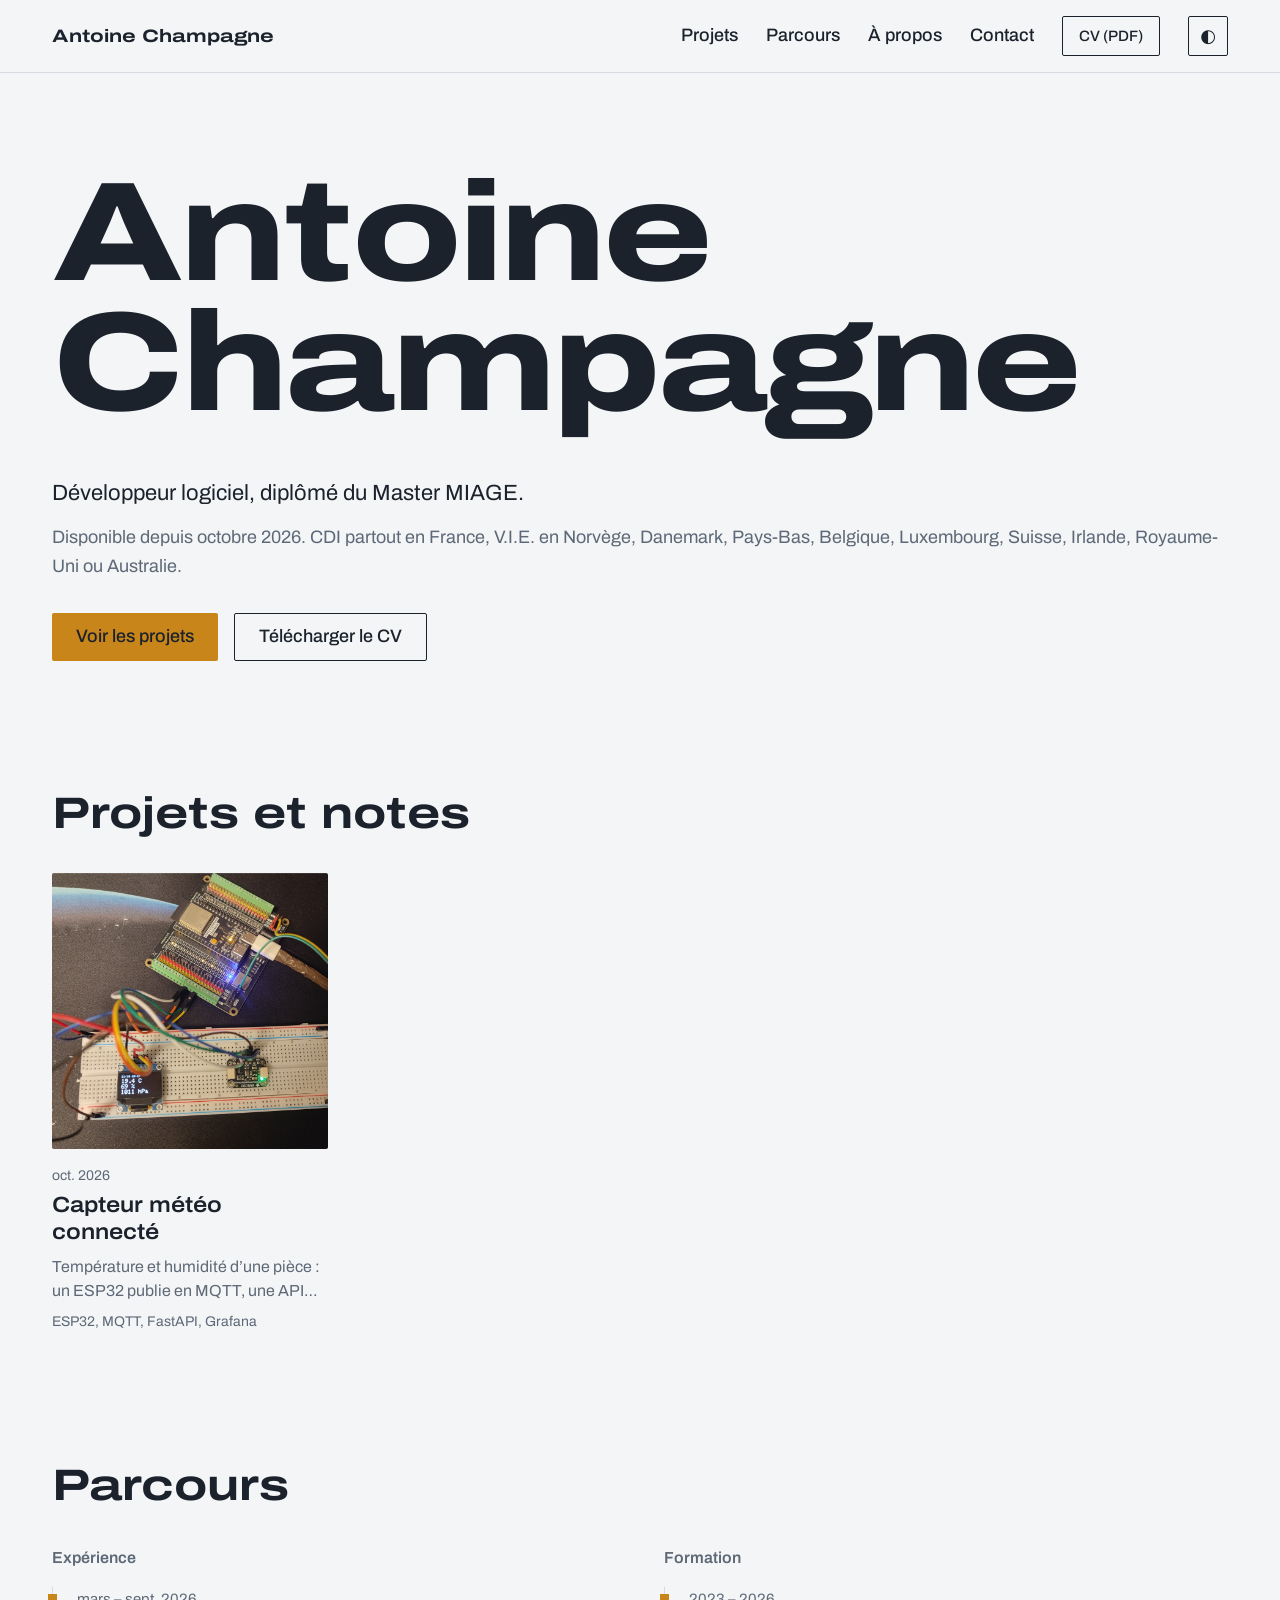
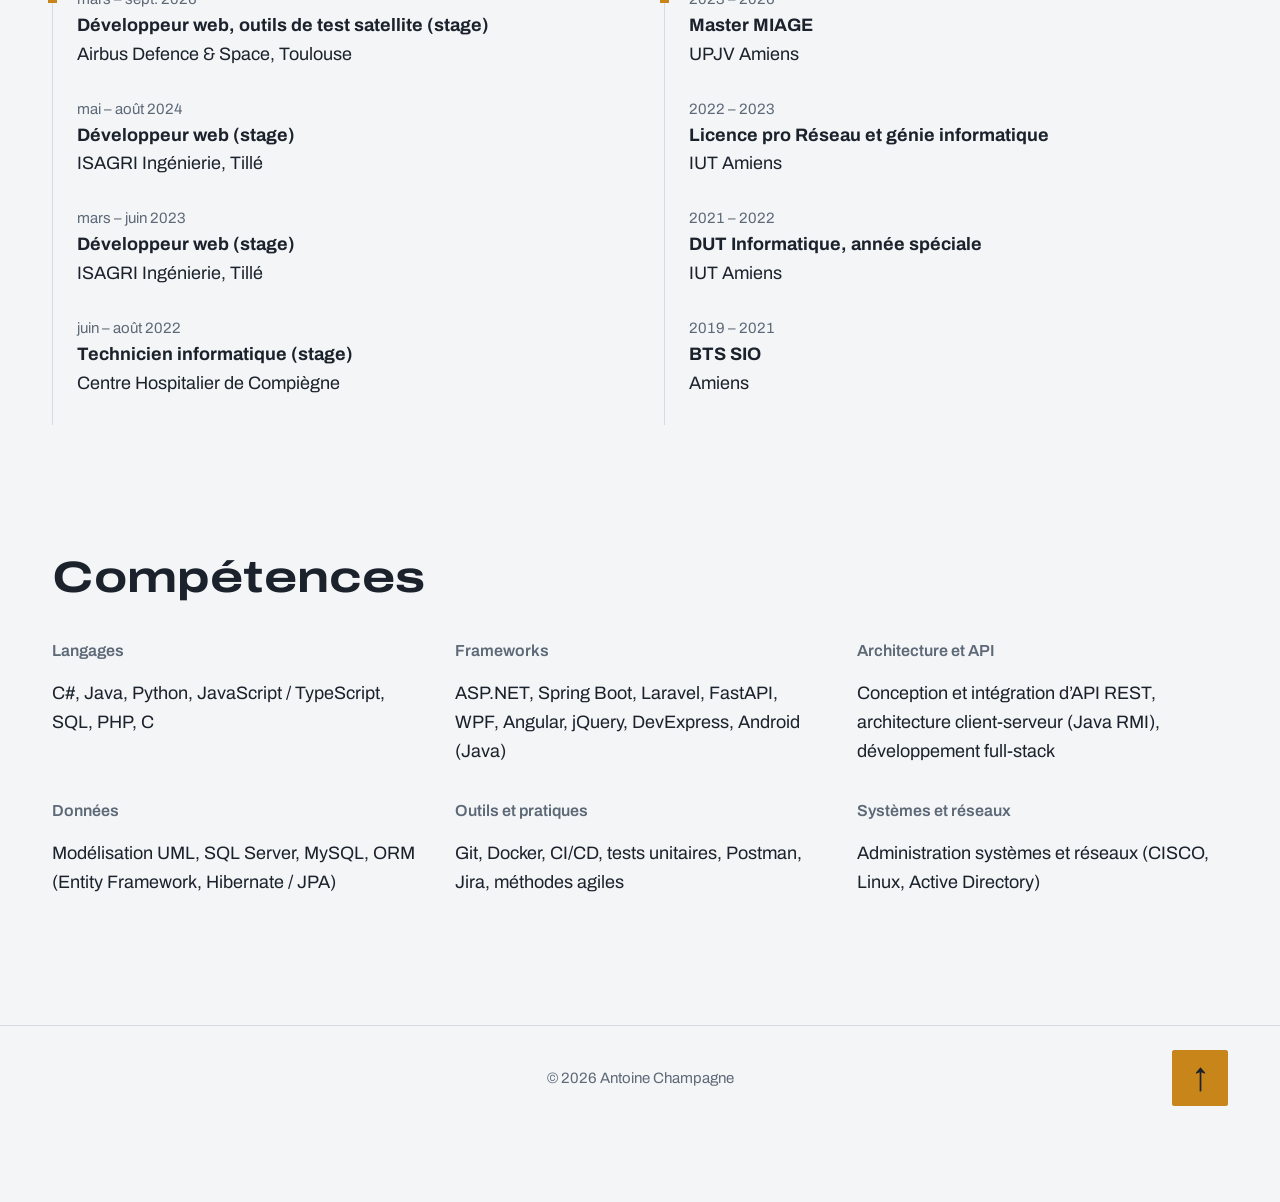
<file: index.html>
<!DOCTYPE html>
<html lang="fr">
<head>
	<meta charset="utf-8">
	<meta name="viewport" content="width=device-width, initial-scale=1">
	<meta name="color-scheme" content="light dark">
	<script>
		// Apply the saved theme, else the system one, before first paint to avoid a flash.
		let saved; try { saved = localStorage.getItem('theme'); } catch (e) {}
		document.documentElement.dataset.theme = saved || (matchMedia('(prefers-color-scheme: dark)').matches ? 'dark' : 'light');
	</script>
	<title>Antoine Champagne, développeur logiciel</title>
	<link rel="preconnect" href="https://fonts.googleapis.com">
	<link rel="preconnect" href="https://fonts.gstatic.com" crossorigin>
	<link rel="stylesheet" href="https://fonts.googleapis.com/css2?family=Archivo:wdth,wght@62..125,100..900&display=swap">
	<link rel="stylesheet" href="css/site.css">
</head>
<body>
	<header class="site-header">
		<div class="wrap header-row">
			<a class="wordmark" href="index.html">Antoine Champagne</a>

			<nav class="nav-desktop" aria-label="Menu principal">
				<a href="index.html#projets">Projets</a>
				<a href="index.html#parcours">Parcours</a>
				<a href="a-propos.html">À propos</a>
				<a href="mailto:champagneantoine60@gmail.com">Contact</a>
				<a class="btn btn-secondary" href="cv.pdf" download="CV_Antoine_Champagne.pdf">CV (PDF)</a>
				<button type="button" class="theme-toggle" aria-label="Basculer entre thème clair et sombre">◐</button>
			</nav>

			<details class="nav-mobile">
				<summary class="btn btn-secondary"><span class="when-closed">Menu</span><span class="when-open">Fermer</span></summary>
				<div class="menu-panel">
					<nav aria-label="Menu principal">
						<a href="index.html#projets">Projets</a>
						<a href="index.html#parcours">Parcours</a>
						<a href="a-propos.html">À propos</a>
						<a href="mailto:champagneantoine60@gmail.com">Contact</a>
					</nav>
					<a class="btn btn-primary" href="cv.pdf" download="CV_Antoine_Champagne.pdf">Télécharger le CV</a>
					<button type="button" class="theme-toggle theme-toggle-wide">Thème clair / sombre</button>
					<a class="menu-email" href="mailto:champagneantoine60@gmail.com">champagneantoine60@gmail.com</a>
				</div>
			</details>
		</div>
	</header>

	<main>
	<section class="wrap hero">
		<h1 class="hero-name">
			<span>Antoine</span>
			<span>Champagne</span>
		</h1>
		<p class="lede">Développeur logiciel, diplômé du Master MIAGE.</p>
		<p class="muted">Disponible depuis octobre 2026. CDI partout en France, V.I.E. en Norvège, Danemark, Pays-Bas, Belgique, Luxembourg, Suisse, Irlande, Royaume-Uni ou Australie.</p>
		<p class="actions">
			<a class="btn btn-primary" href="#projets">Voir les projets</a>
			<a class="btn btn-secondary" href="cv.pdf" download="CV_Antoine_Champagne.pdf">Télécharger le CV</a>
		</p>
	</section>

	<section id="projets" class="wrap section">
		<h2>Projets et notes</h2>

		<!-- One line per project, newest first. The first argument is the file name in templates/projets/ without .html. -->
		<div class="grid">
			<a class="card" href="projets/capteur-meteo-connecte.html">

	<span class="card-img ph"><img src="img/projets/capteur-meteo/esp32-bme280.png" alt="" loading="lazy"></span>

	<span class="card-date">oct. 2026</span>

	<h3 class="card-title">Capteur météo connecté</h3>

	<p class="card-summary">Température et humidité d’une pièce : un ESP32 publie en MQTT, une API FastAPI stocke les mesures et Grafana les affiche sur mon homelab Proxmox.</p>

	<p class="card-stack">ESP32, MQTT, FastAPI, Grafana</p>

</a>
			
		</div>
	</section>

	<section id="parcours" class="wrap section">
		<h2>Parcours</h2>
		<div class="two-col">
			<div>
				<h3 class="col-title">Expérience</h3>
				<ol class="timeline">
					<li class="current"><span class="muted">mars – sept. 2026</span><strong>Développeur web, outils de test satellite (stage)</strong>Airbus Defence &amp; Space, Toulouse</li>
					<li><span class="muted">mai – août 2024</span><strong>Développeur web (stage)</strong>ISAGRI Ingénierie, Tillé</li>
					<li><span class="muted">mars – juin 2023</span><strong>Développeur web (stage)</strong>ISAGRI Ingénierie, Tillé</li>
					<li><span class="muted">juin – août 2022</span><strong>Technicien informatique (stage)</strong>Centre Hospitalier de Compiègne</li>
				</ol>
			</div>
			<div>
				<h3 class="col-title">Formation</h3>
				<ol class="timeline">
					<li class="current"><span class="muted">2023 – 2026</span><strong>Master MIAGE</strong>UPJV Amiens</li>
					<li><span class="muted">2022 – 2023</span><strong>Licence pro Réseau et génie informatique</strong>IUT Amiens</li>
					<li><span class="muted">2021 – 2022</span><strong>DUT Informatique, année spéciale</strong>IUT Amiens</li>
					<li><span class="muted">2019 – 2021</span><strong>BTS SIO</strong>Amiens</li>
				</ol>
			</div>
		</div>
	</section>

	<section class="wrap section">
		<h2>Compétences</h2>
		<div class="skills">
			<div><h3 class="col-title">Langages</h3><p>C#, Java, Python, JavaScript / TypeScript, SQL, PHP, C</p></div>
			<div><h3 class="col-title">Frameworks</h3><p>ASP.NET, Spring Boot, Laravel, FastAPI, WPF, Angular, jQuery, DevExpress, Android (Java)</p></div>
			<div><h3 class="col-title">Architecture et API</h3><p>Conception et intégration d’API REST, architecture client-serveur (Java RMI), développement full-stack</p></div>
			<div><h3 class="col-title">Données</h3><p>Modélisation UML, SQL Server, MySQL, ORM (Entity Framework, Hibernate / JPA)</p></div>
			<div><h3 class="col-title">Outils et pratiques</h3><p>Git, Docker, CI/CD, tests unitaires, Postman, Jira, méthodes agiles</p></div>
			<div><h3 class="col-title">Systèmes et réseaux</h3><p>Administration systèmes et réseaux (CISCO, Linux, Active Directory)</p></div>
		</div>
	</section>
</main>

	<footer class="site-footer">
		<div class="wrap footer-row">
			<span>© 2026 Antoine Champagne</span>
			
			<a class="to-top" href="#top" aria-label="Remonter en haut de la page">↑</a>
		</div>
	</footer>

	<script>
		document.querySelectorAll('.theme-toggle').forEach(b => b.addEventListener('click', () => {
			const next = document.documentElement.dataset.theme === 'dark' ? 'light' : 'dark';
			document.documentElement.dataset.theme = next;
			try { localStorage.setItem('theme', next); } catch (e) {}
		}));

		// Close the mobile menu when one of its links is followed (same-page anchors would stay hidden behind it).
		document.querySelectorAll('.menu-panel a').forEach(a => a.addEventListener('click', () => a.closest('details').open = false));

		// On the home page, mark the menu links of the section on screen (Projets or Parcours).
		const sections = ['projets', 'parcours'].map(id => document.getElementById(id)).filter(Boolean);
		if (sections.length) {
			const links = [...document.querySelectorAll('nav a[href$="#projets"], nav a[href$="#parcours"]')];
			const mark = () => {
				const current = sections.filter(s => s.getBoundingClientRect().top < innerHeight / 2).pop();
				links.forEach(a => current && a.hash === '#' + current.id ? a.setAttribute('aria-current', 'location') : a.removeAttribute('aria-current'));
			};
			addEventListener('scroll', mark, { passive: true });
			mark();
		}
	</script>
</body>
</html>
</file>
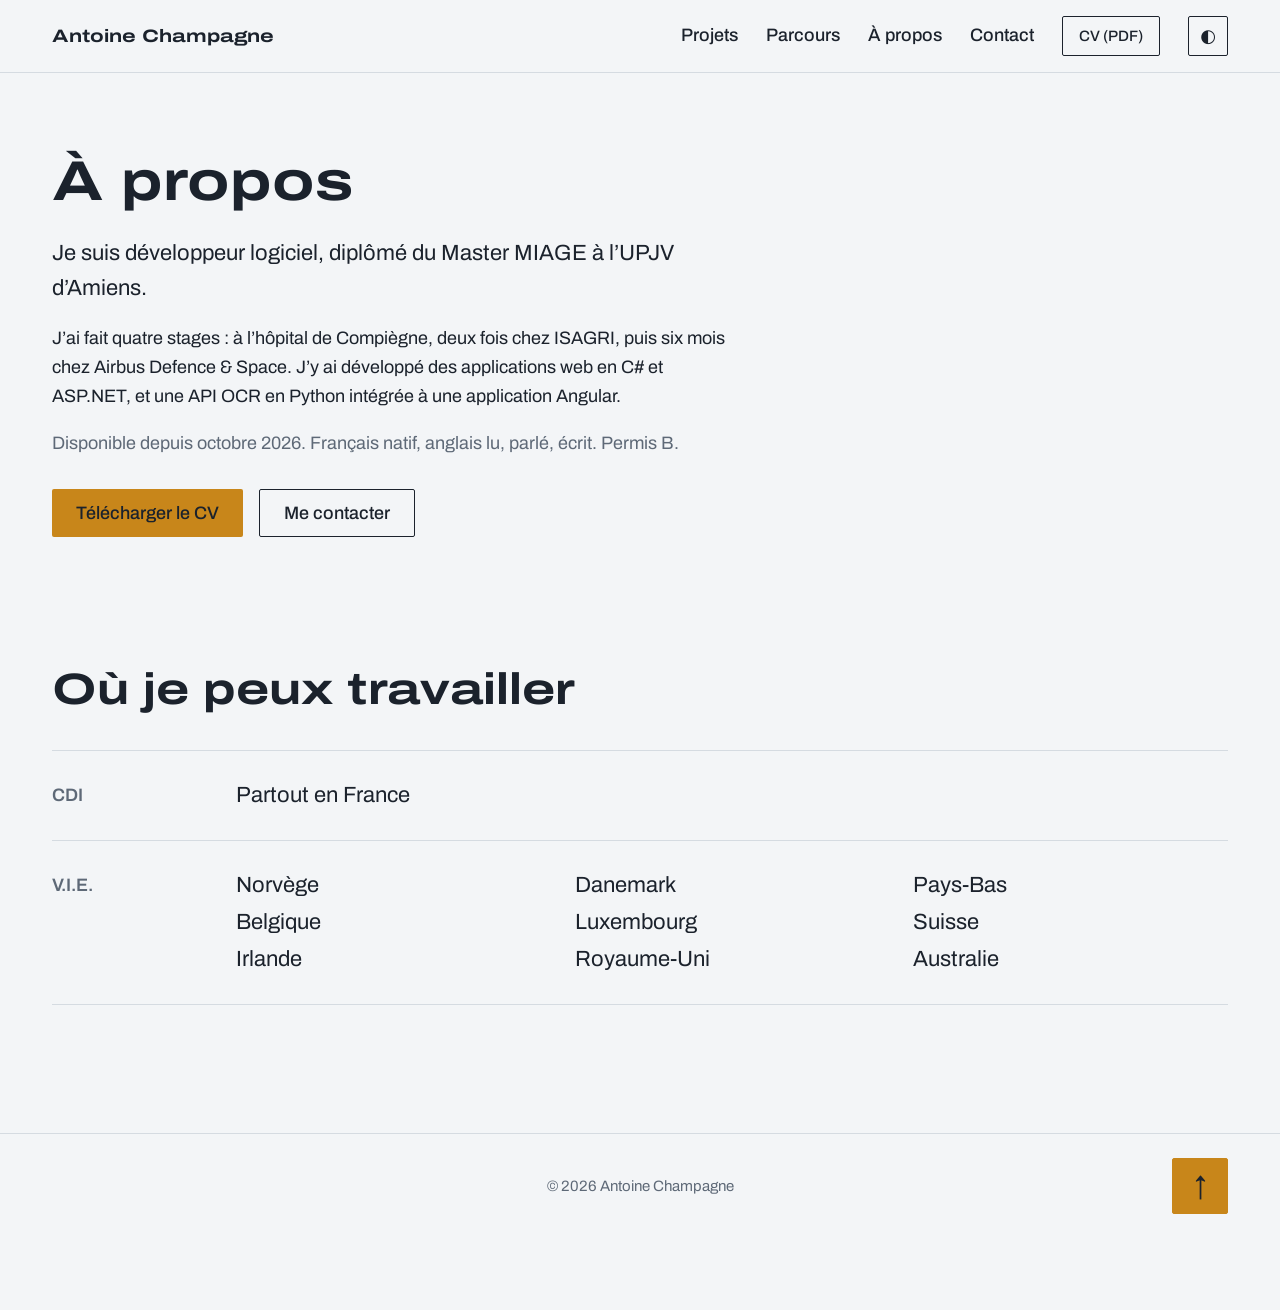
<file: a-propos.html>
<!DOCTYPE html>
<html lang="fr">
<head>
	<meta charset="utf-8">
	<meta name="viewport" content="width=device-width, initial-scale=1">
	<meta name="color-scheme" content="light dark">
	<script>
		// Apply the saved theme, else the system one, before first paint to avoid a flash.
		let saved; try { saved = localStorage.getItem('theme'); } catch (e) {}
		document.documentElement.dataset.theme = saved || (matchMedia('(prefers-color-scheme: dark)').matches ? 'dark' : 'light');
	</script>
	<title>À propos – Antoine Champagne</title>
	<link rel="preconnect" href="https://fonts.googleapis.com">
	<link rel="preconnect" href="https://fonts.gstatic.com" crossorigin>
	<link rel="stylesheet" href="https://fonts.googleapis.com/css2?family=Archivo:wdth,wght@62..125,100..900&display=swap">
	<link rel="stylesheet" href="css/site.css">
</head>
<body>
	<header class="site-header">
		<div class="wrap header-row">
			<a class="wordmark" href="index.html">Antoine Champagne</a>

			<nav class="nav-desktop" aria-label="Menu principal">
				<a href="index.html#projets">Projets</a>
				<a href="index.html#parcours">Parcours</a>
				<a href="a-propos.html" aria-current="page">À propos</a>
				<a href="mailto:champagneantoine60@gmail.com">Contact</a>
				<a class="btn btn-secondary" href="cv.pdf" download="CV_Antoine_Champagne.pdf">CV (PDF)</a>
				<button type="button" class="theme-toggle" aria-label="Basculer entre thème clair et sombre">◐</button>
			</nav>

			<details class="nav-mobile">
				<summary class="btn btn-secondary"><span class="when-closed">Menu</span><span class="when-open">Fermer</span></summary>
				<div class="menu-panel">
					<nav aria-label="Menu principal">
						<a href="index.html#projets">Projets</a>
						<a href="index.html#parcours">Parcours</a>
						<a href="a-propos.html" aria-current="page">À propos</a>
						<a href="mailto:champagneantoine60@gmail.com">Contact</a>
					</nav>
					<a class="btn btn-primary" href="cv.pdf" download="CV_Antoine_Champagne.pdf">Télécharger le CV</a>
					<button type="button" class="theme-toggle theme-toggle-wide">Thème clair / sombre</button>
					<a class="menu-email" href="mailto:champagneantoine60@gmail.com">champagneantoine60@gmail.com</a>
				</div>
			</details>
		</div>
	</header>

	<main>
	<section class="wrap about-intro">
		<div>
			<h1 class="page-title">À propos</h1>
			<div class="prose">
				<p class="lede">Je suis développeur logiciel, diplômé du Master MIAGE à l’UPJV d’Amiens.</p>
				<p>J’ai fait quatre stages : à l’hôpital de Compiègne, deux fois chez ISAGRI, puis six mois chez Airbus Defence &amp; Space. J’y ai développé des applications web en C# et ASP.NET, et une API OCR en Python intégrée à une application Angular.</p>
				<p class="muted">Disponible depuis octobre 2026. Français natif, anglais lu, parlé, écrit. Permis B.</p>
			</div>
			<p class="actions">
				<a class="btn btn-primary" href="cv.pdf" download="CV_Antoine_Champagne.pdf">Télécharger le CV</a>
				<a class="btn btn-secondary" href="mailto:champagneantoine60@gmail.com">Me contacter</a>
			</p>
		</div>
	</section>

	<section class="wrap section">
		<h2>Où je peux travailler</h2>
		<dl class="places">
			<div><dt>CDI</dt><dd><ul><li>Partout en France</li></ul></dd></div>
			<div>
				<dt>V.I.E.</dt>
				<dd><ul>
					<li>Norvège</li><li>Danemark</li><li>Pays-Bas</li>
					<li>Belgique</li><li>Luxembourg</li><li>Suisse</li>
					<li>Irlande</li><li>Royaume-Uni</li><li>Australie</li>
				</ul></dd>
			</div>
		</dl>
	</section>
</main>

	<footer class="site-footer">
		<div class="wrap footer-row">
			<span>© 2026 Antoine Champagne</span>
			
			<a class="to-top" href="#top" aria-label="Remonter en haut de la page">↑</a>
		</div>
	</footer>

	<script>
		document.querySelectorAll('.theme-toggle').forEach(b => b.addEventListener('click', () => {
			const next = document.documentElement.dataset.theme === 'dark' ? 'light' : 'dark';
			document.documentElement.dataset.theme = next;
			try { localStorage.setItem('theme', next); } catch (e) {}
		}));

		// Close the mobile menu when one of its links is followed (same-page anchors would stay hidden behind it).
		document.querySelectorAll('.menu-panel a').forEach(a => a.addEventListener('click', () => a.closest('details').open = false));

		// On the home page, mark the menu links of the section on screen (Projets or Parcours).
		const sections = ['projets', 'parcours'].map(id => document.getElementById(id)).filter(Boolean);
		if (sections.length) {
			const links = [...document.querySelectorAll('nav a[href$="#projets"], nav a[href$="#parcours"]')];
			const mark = () => {
				const current = sections.filter(s => s.getBoundingClientRect().top < innerHeight / 2).pop();
				links.forEach(a => current && a.hash === '#' + current.id ? a.setAttribute('aria-current', 'location') : a.removeAttribute('aria-current'));
			};
			addEventListener('scroll', mark, { passive: true });
			mark();
		}
	</script>
</body>
</html>
</file>
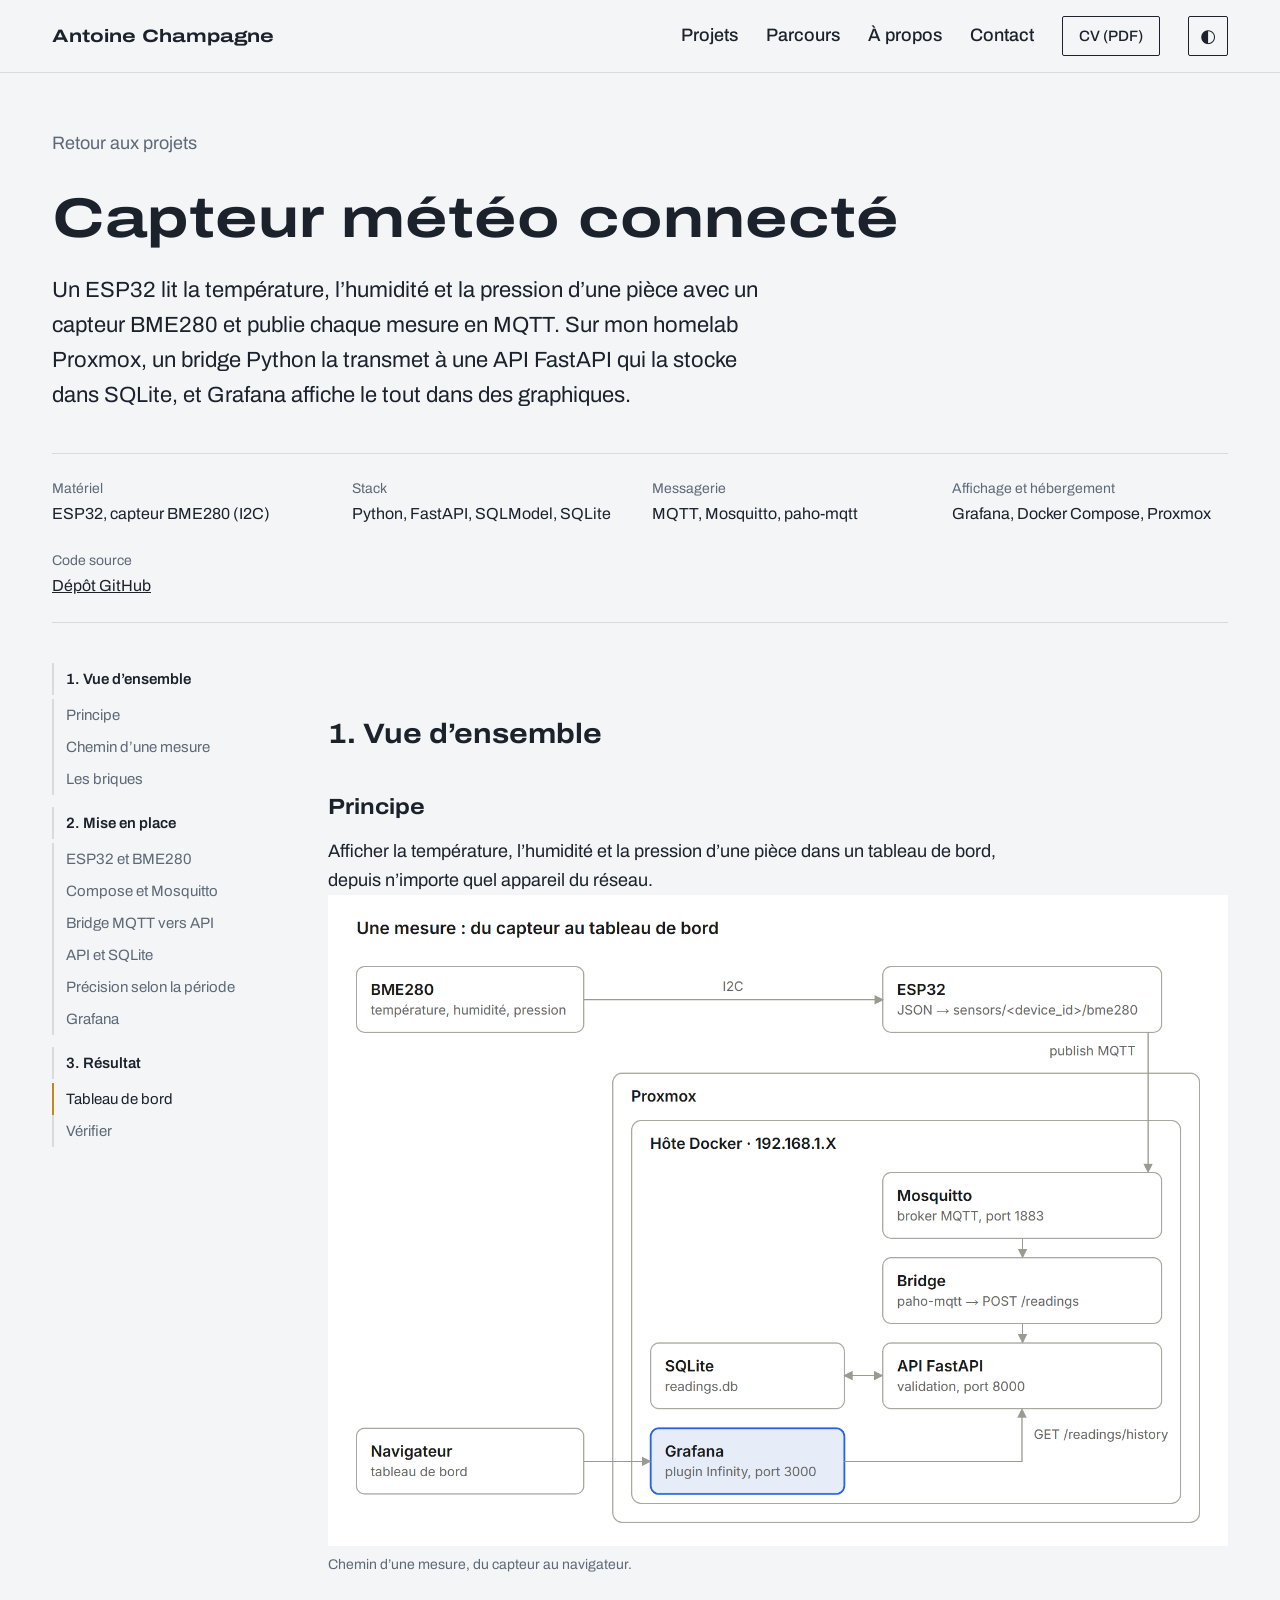
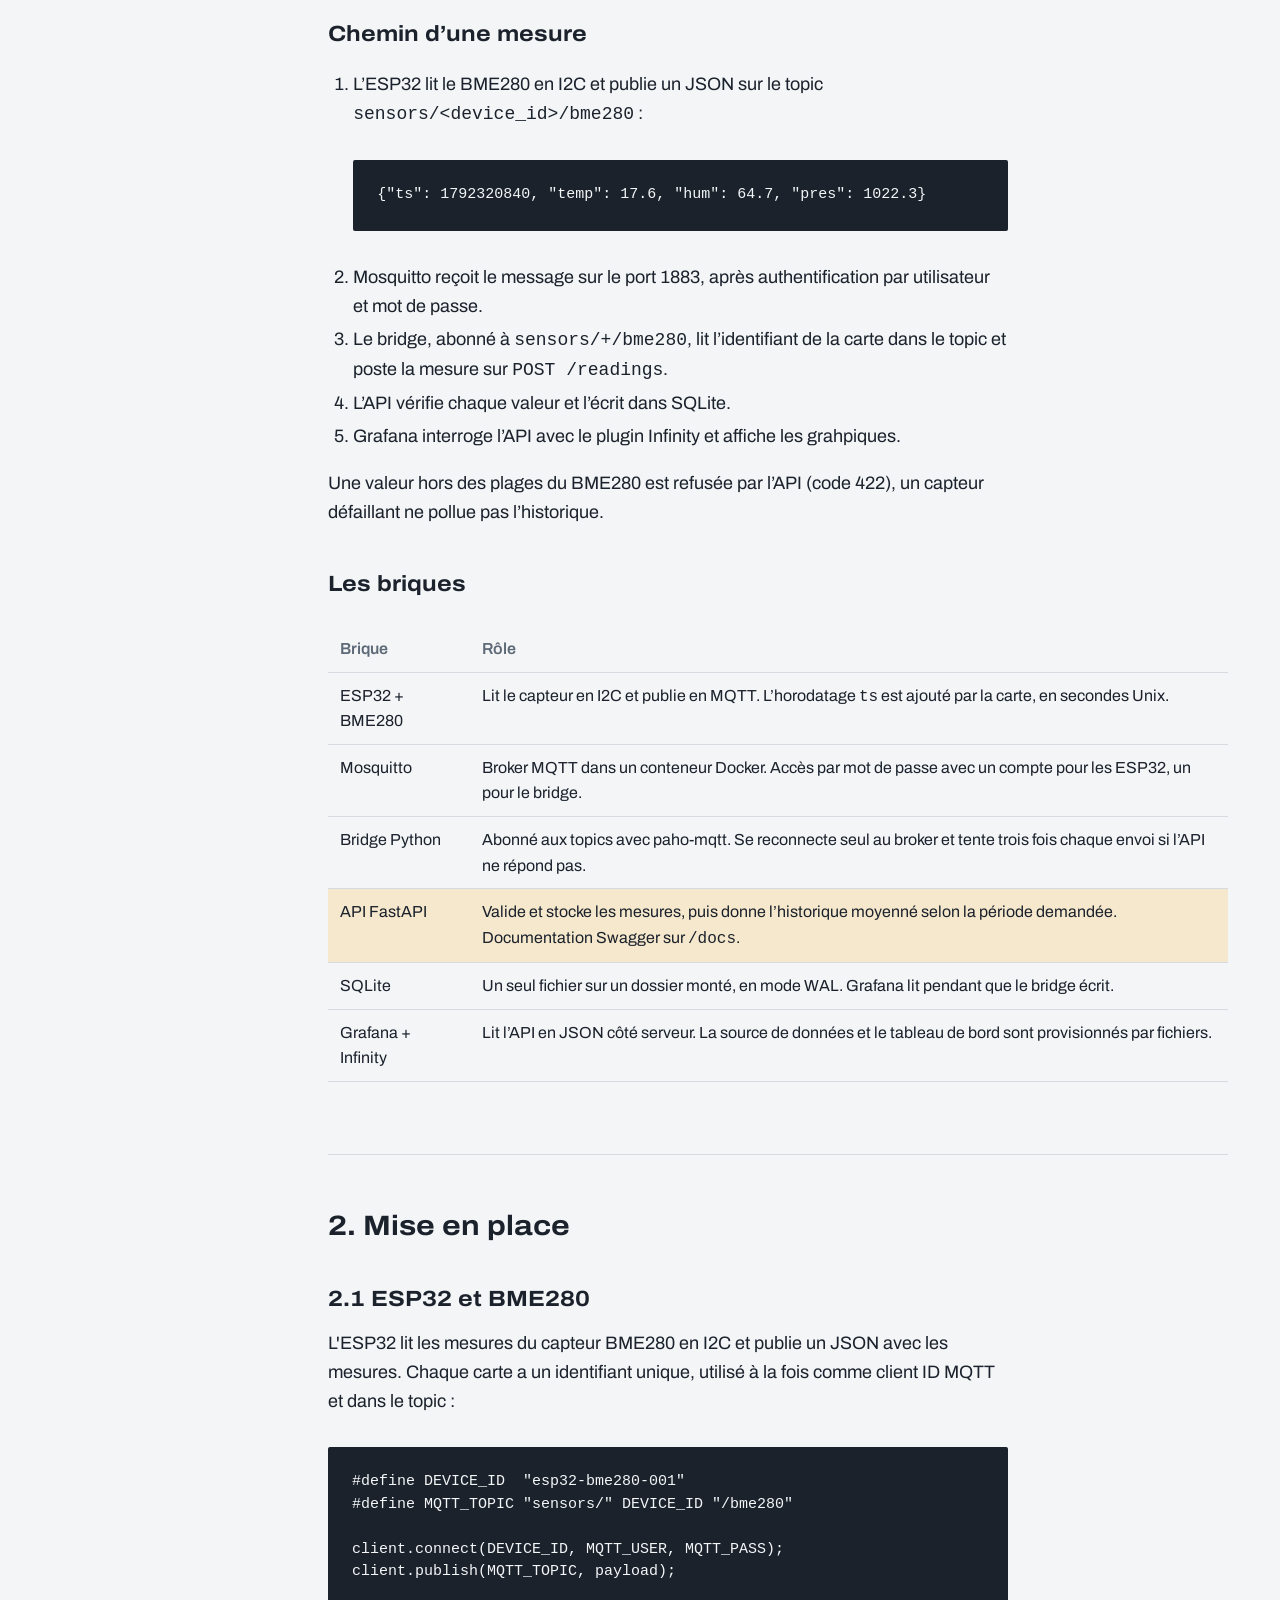
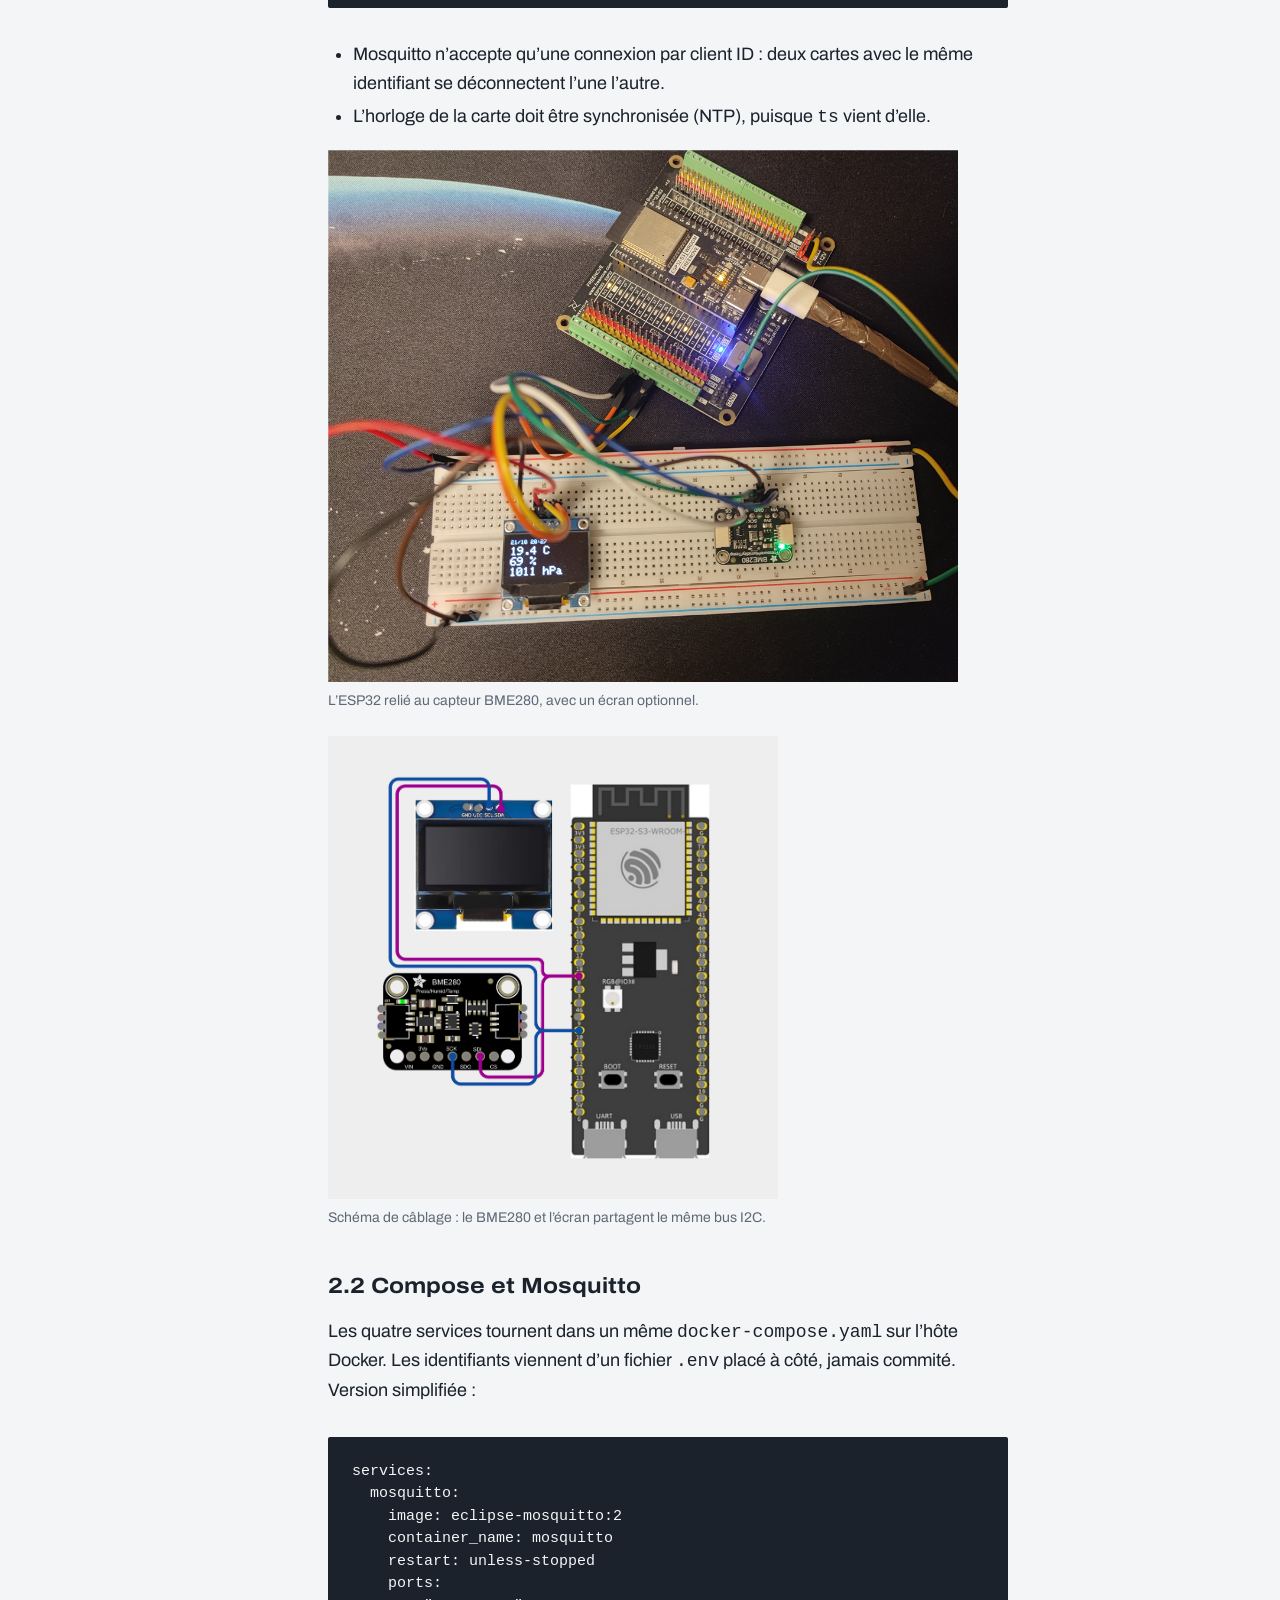
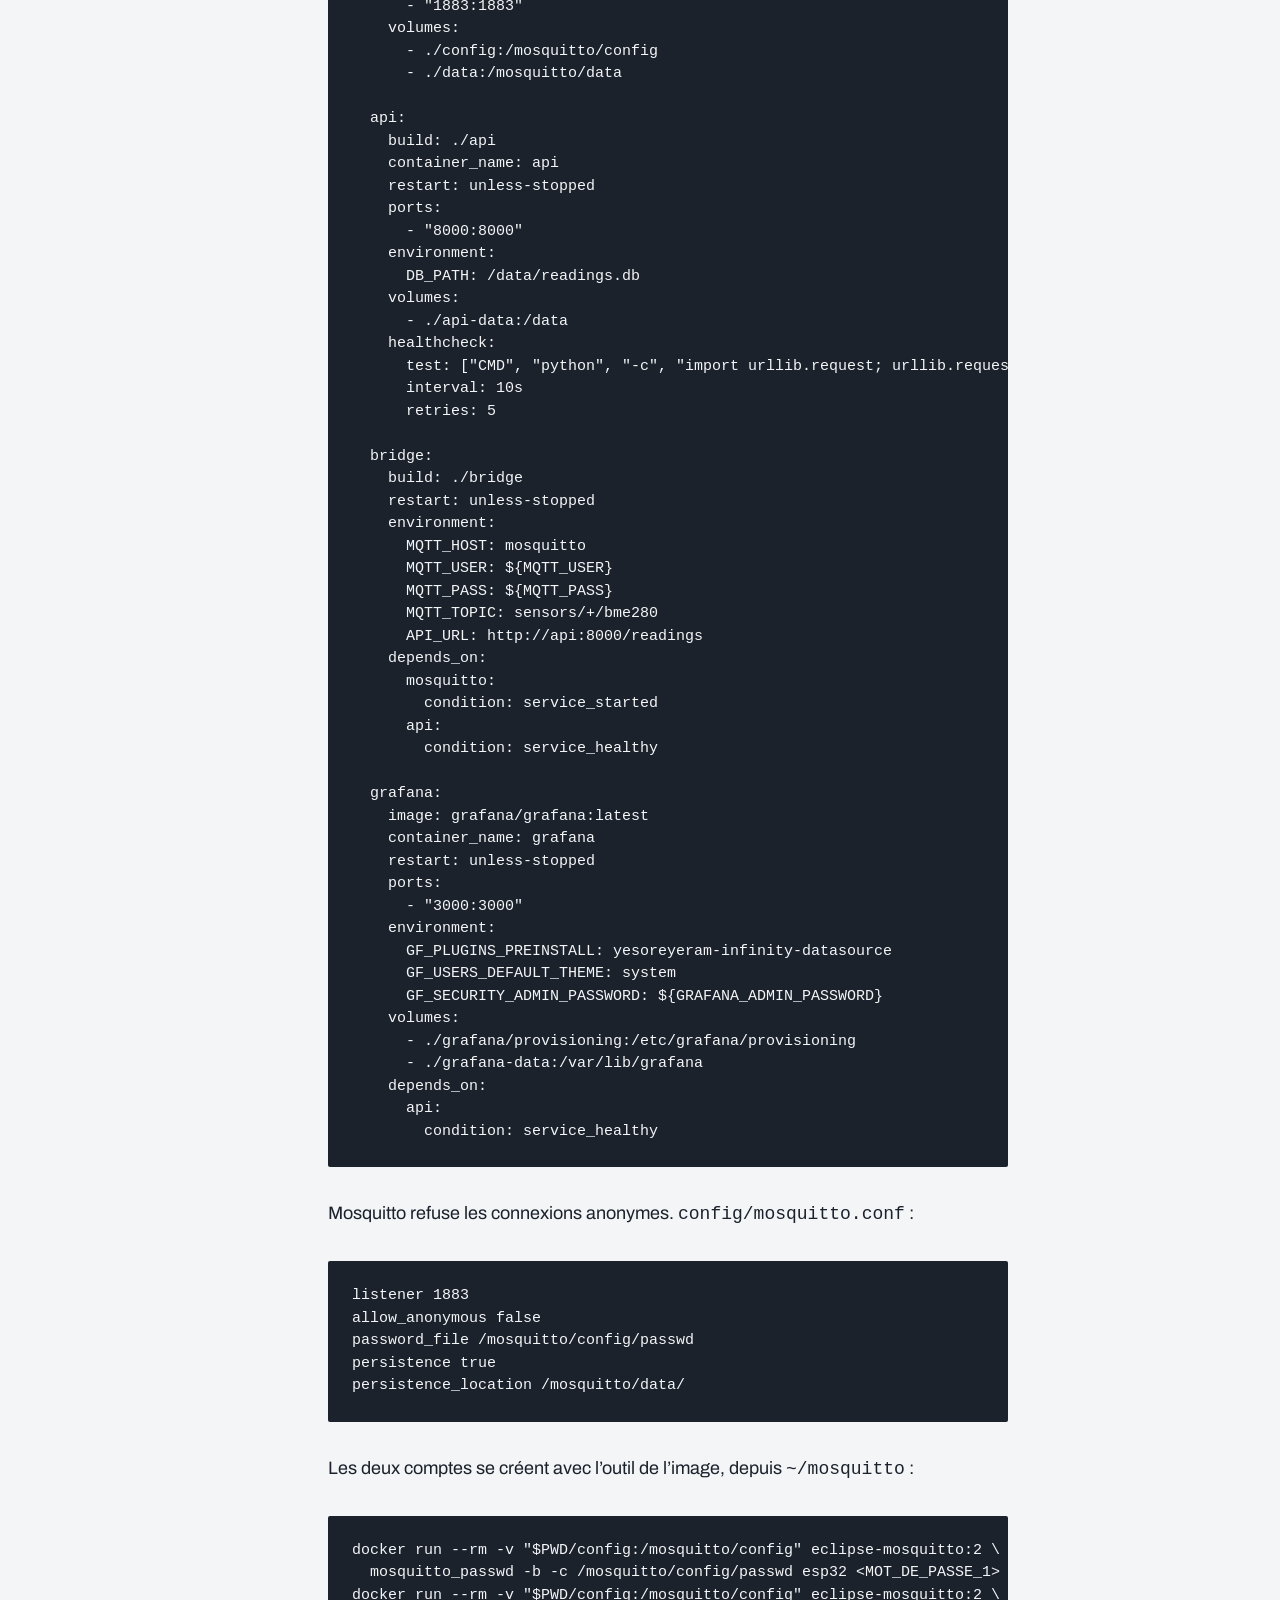
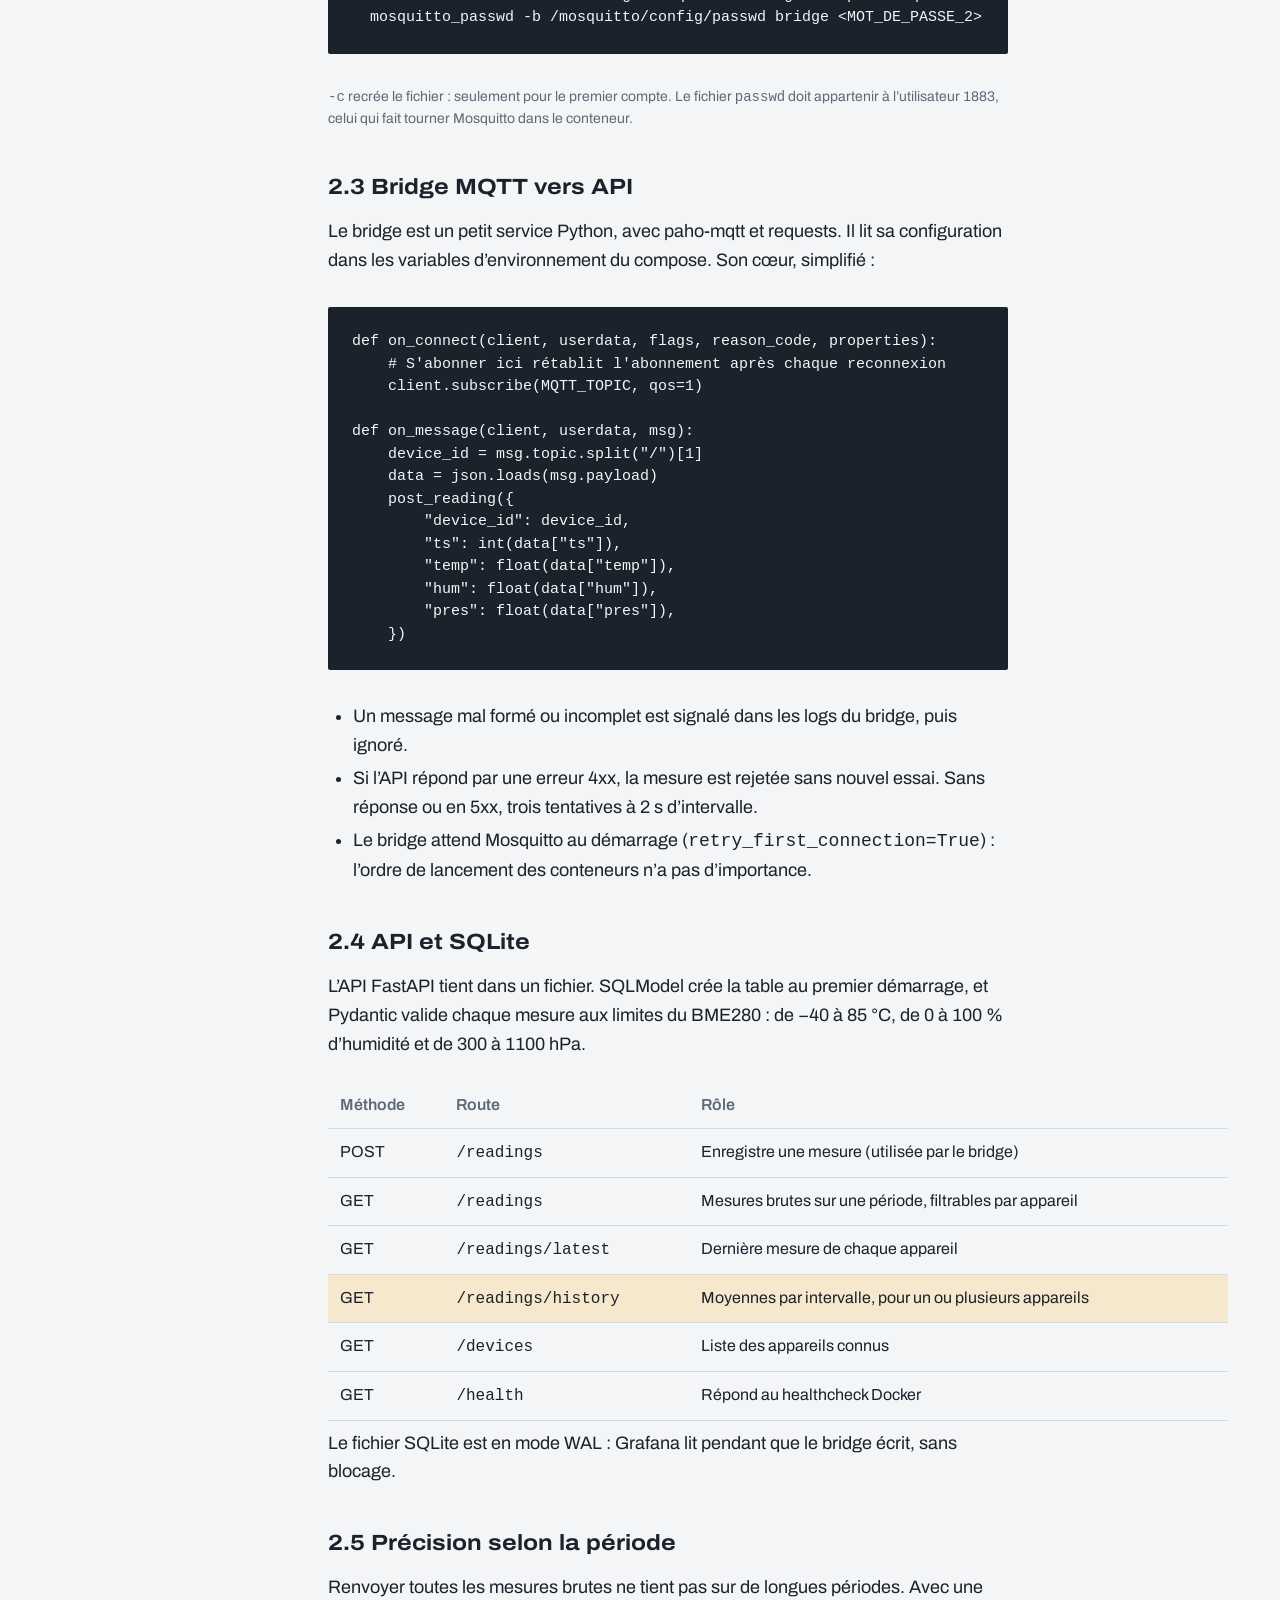
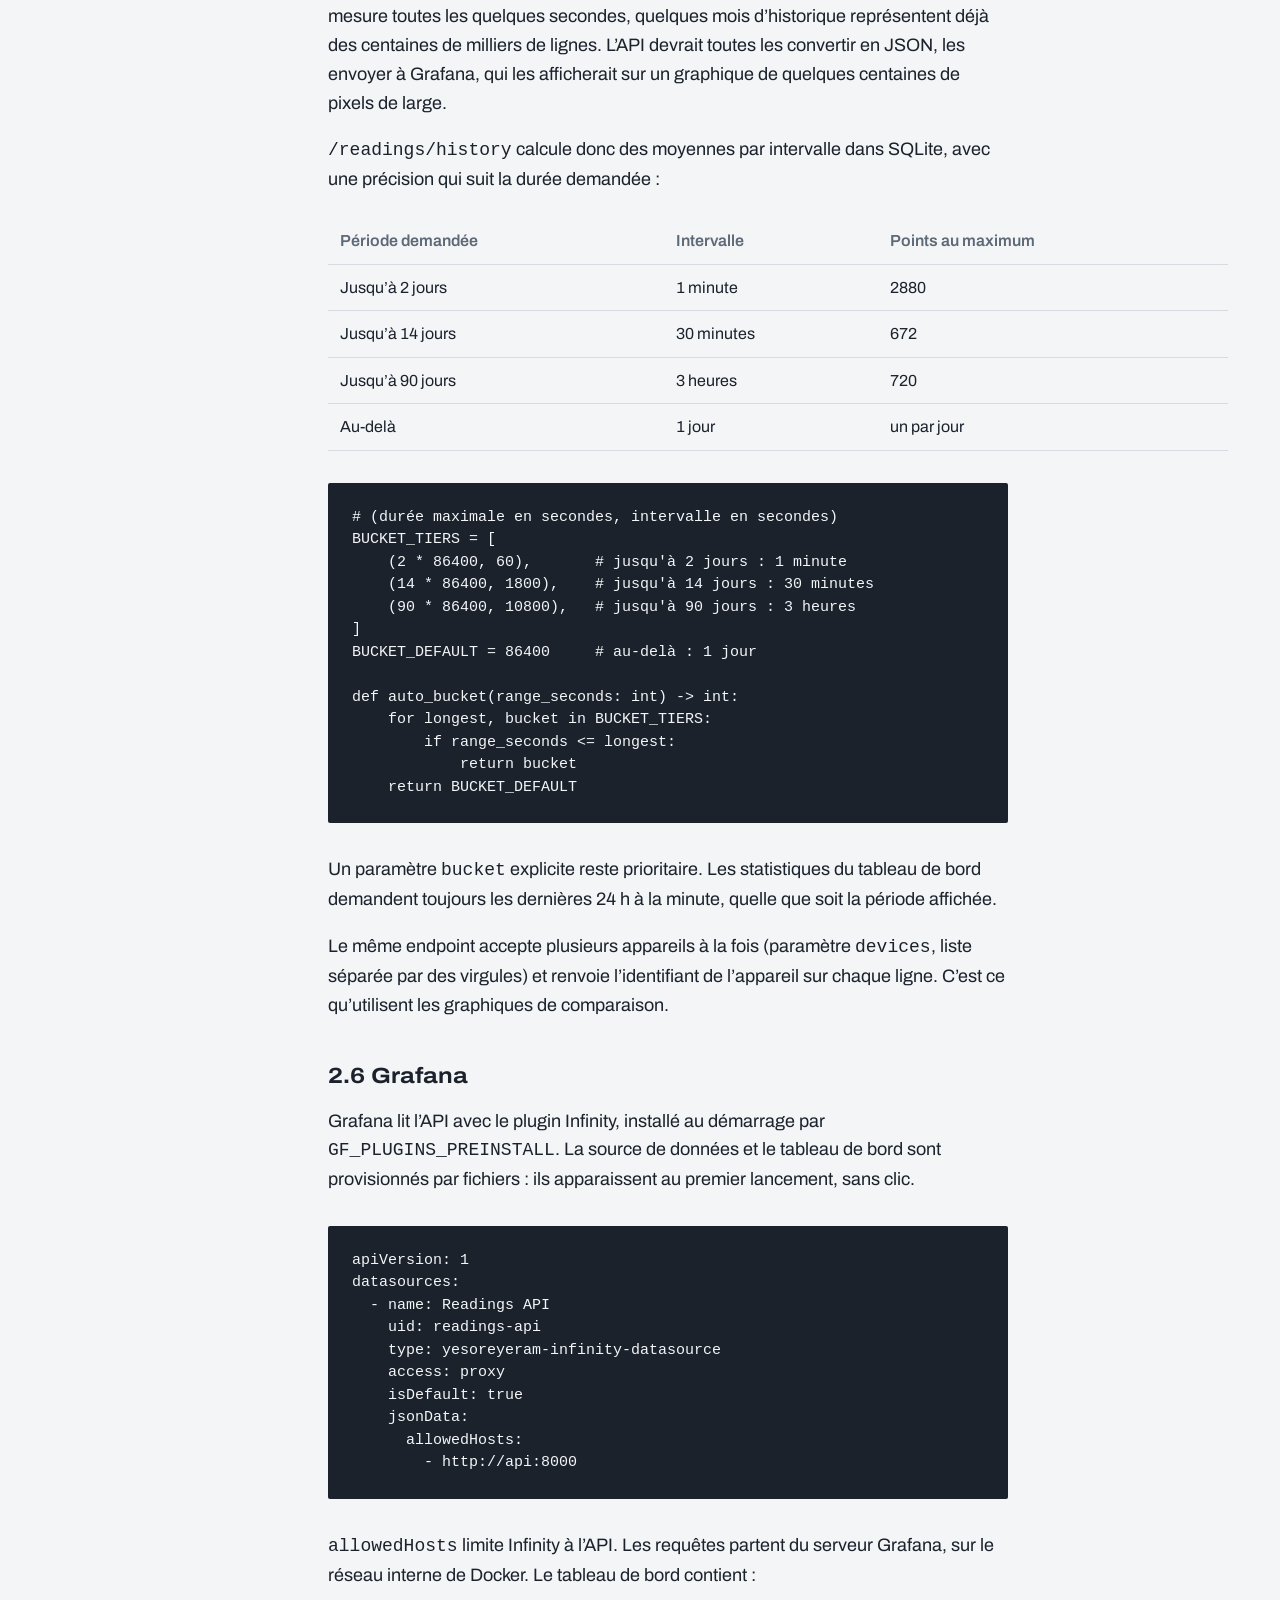
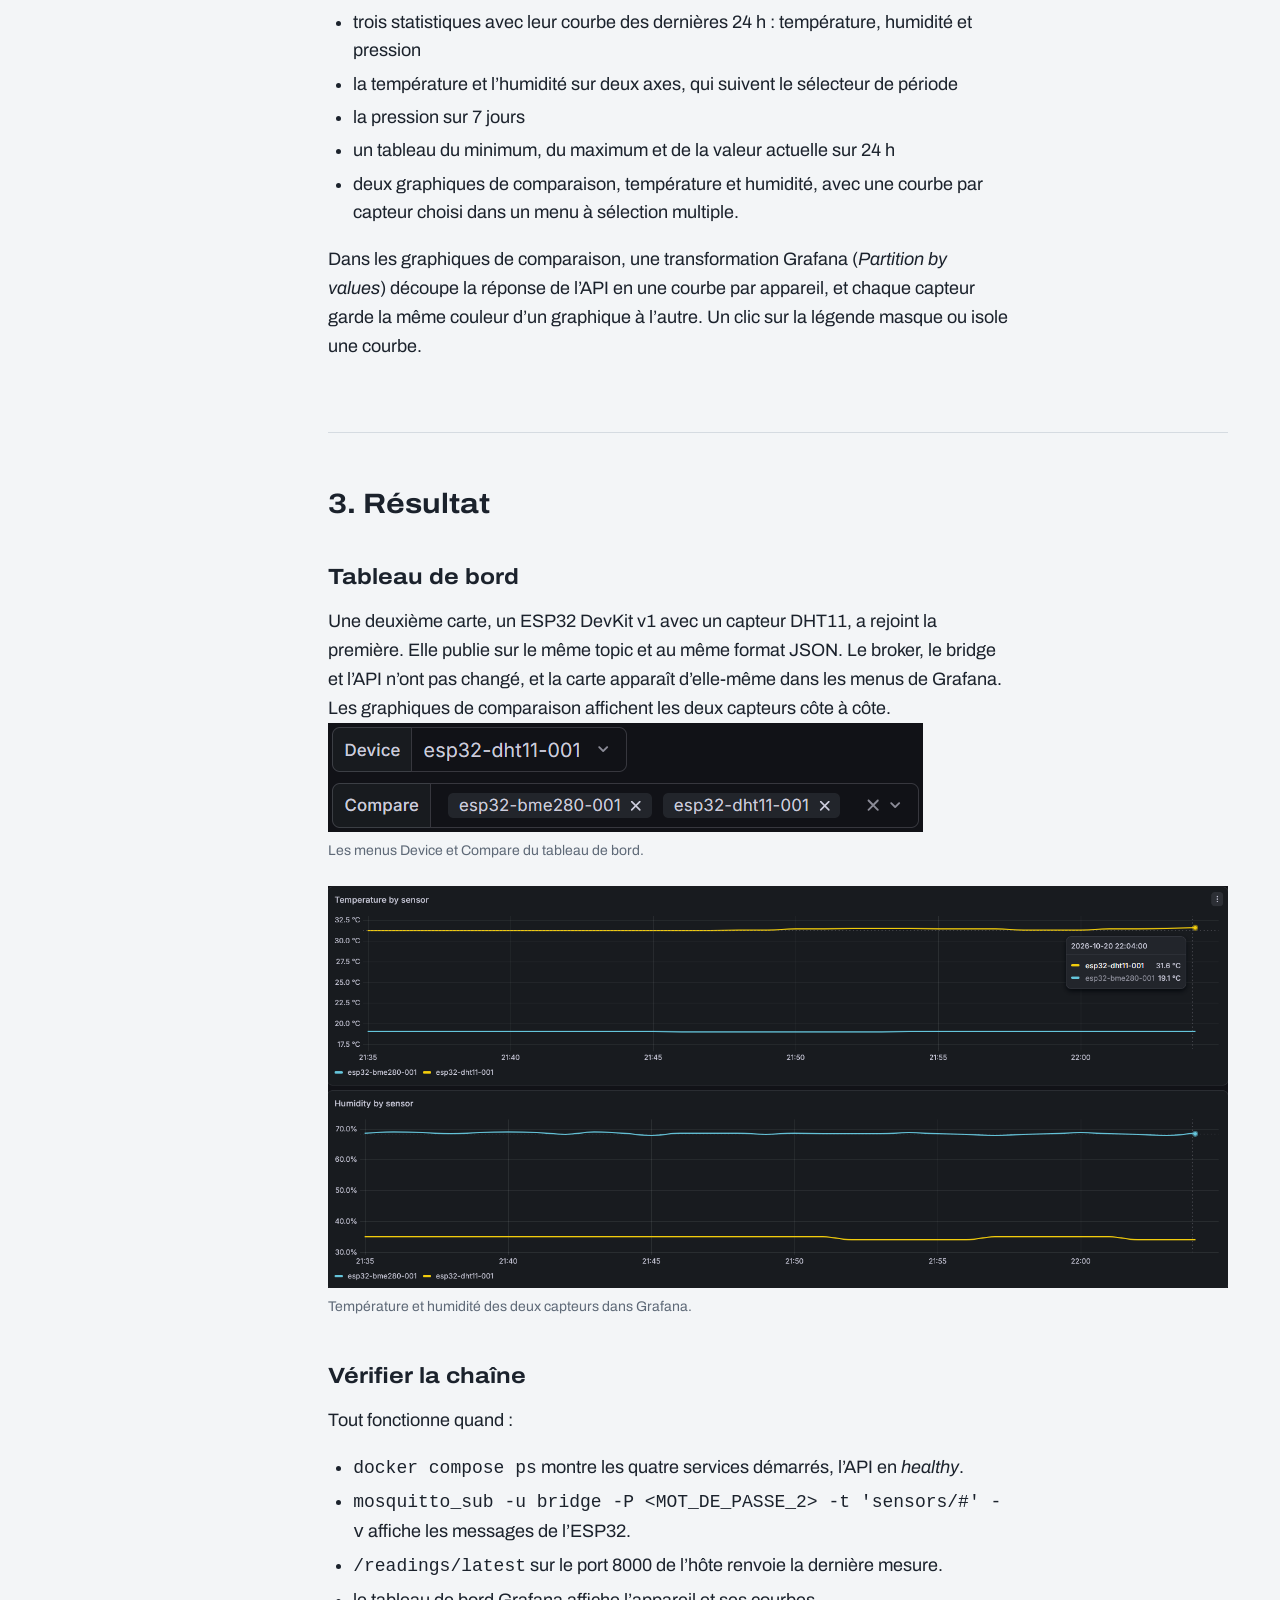
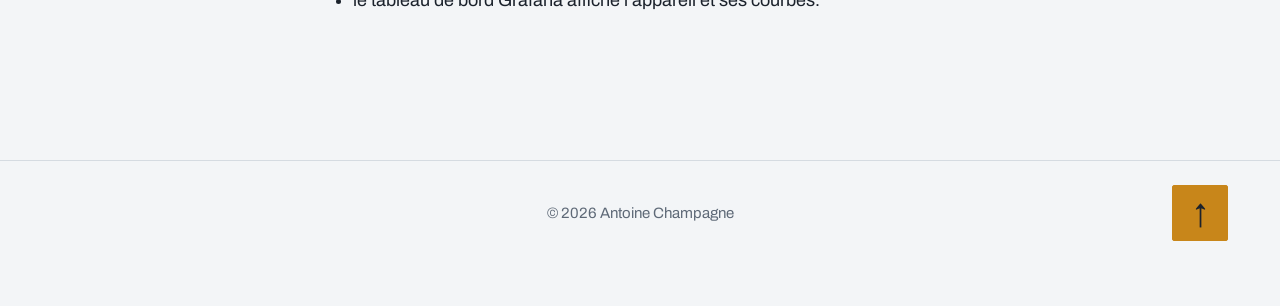
<file: projets/capteur-meteo-connecte.html>
<!DOCTYPE html>
<html lang="fr">
<head>
	<meta charset="utf-8">
	<meta name="viewport" content="width=device-width, initial-scale=1">
	<meta name="color-scheme" content="light dark">
	<script>
		// Apply the saved theme, else the system one, before first paint to avoid a flash.
		let saved; try { saved = localStorage.getItem('theme'); } catch (e) {}
		document.documentElement.dataset.theme = saved || (matchMedia('(prefers-color-scheme: dark)').matches ? 'dark' : 'light');
	</script>
	<title>Capteur météo connecté – Antoine Champagne</title>
	<link rel="preconnect" href="https://fonts.googleapis.com">
	<link rel="preconnect" href="https://fonts.gstatic.com" crossorigin>
	<link rel="stylesheet"
		href="https://fonts.googleapis.com/css2?family=Archivo:wdth,wght@62..125,100..900&display=swap">
	<link rel="stylesheet" href="../css/site.css">
</head>
<body>
	<header class="site-header">
		<div class="wrap header-row">
			<a class="wordmark" href="../index.html">Antoine Champagne</a>

			<nav class="nav-desktop" aria-label="Menu principal">
				<a href="../index.html#projets" aria-current="true">Projets</a>
				<a href="../index.html#parcours">Parcours</a>
				<a href="../a-propos.html">À propos</a>
				<a href="mailto:champagneantoine60@gmail.com">Contact</a>
				<a class="btn btn-secondary" href="../cv.pdf"
					download="CV_Antoine_Champagne.pdf">CV (PDF)</a>
				<button type="button" class="theme-toggle"
					aria-label="Basculer entre thème clair et sombre">◐</button>
			</nav>

			<details class="nav-mobile">
				<summary class="btn btn-secondary"><span
					class="when-closed">Menu</span><span
					class="when-open">Fermer</span></summary>
				<div class="menu-panel">
					<nav aria-label="Menu principal">
						<a href="../index.html#projets"
							aria-current="true">Projets</a>
						<a href="../index.html#parcours">Parcours</a>
						<a href="../a-propos.html">À propos</a>
						<a
							href="mailto:champagneantoine60@gmail.com">Contact</a>
					</nav>
					<a class="btn btn-primary" href="../cv.pdf"
						download="CV_Antoine_Champagne.pdf">Télécharger le
						CV</a>
					<button type="button"
						class="theme-toggle theme-toggle-wide">Thème clair /
						sombre</button>
					<a class="menu-email"
						href="mailto:champagneantoine60@gmail.com">champagneantoine60@gmail.com</a>
				</div>
			</details>
		</div>
	</header>

	<main class="wrap project">
	<a class="back" href="../index.html#projets">Retour aux projets</a>
	<h1 class="page-title">Capteur météo connecté</h1>
	<p class="lede">Un ESP32 lit la température, l’humidité et la pression d’une
		pièce avec un capteur BME280 et publie chaque mesure en MQTT. Sur mon
		homelab Proxmox, un bridge Python la transmet à une API FastAPI qui la
		stocke dans SQLite, et Grafana affiche le tout dans des graphiques.</p>

	<dl class="facts">
		<div><dt>Matériel</dt><dd>ESP32, capteur BME280 (I2C)</dd></div>
		<div><dt>Stack</dt><dd>Python, FastAPI, SQLModel, SQLite</dd></div>
		<div><dt>Messagerie</dt><dd>MQTT, Mosquitto, paho-mqtt</dd></div>
		<div><dt>Affichage et hébergement</dt><dd>Grafana, Docker Compose,
			Proxmox</dd></div>
		<div><dt>Code source</dt><dd><a href="https://github.com/Userf9e5ce3edf/iot-project-meteo">Dépôt GitHub</a></dd></div>
	</dl>

	<div class="with-toc">
	<nav class="toc" aria-label="Sommaire">
		<ol>
			<li><a href="#vue-ensemble">1. Vue d’ensemble</a>
				<ol>
					<li><a href="#principe">Principe</a></li>
					<li><a href="#chemin">Chemin d’une mesure</a></li>
					<li><a href="#briques">Les briques</a></li>
				</ol></li>
			<li><a href="#mise-en-place">2. Mise en place</a>
				<ol>
					<li><a href="#esp32">ESP32 et BME280</a></li>
					<li><a href="#mosquitto">Compose et Mosquitto</a></li>
					<li><a href="#bridge">Bridge MQTT vers API</a></li>
					<li><a href="#api">API et SQLite</a></li>
					<li><a href="#precision">Précision selon la période</a></li>
					<li><a href="#grafana">Grafana</a></li>
				</ol></li>
			<li><a href="#resultat">3. Résultat</a>
				<ol>
					<li><a href="#tableau">Tableau de bord</a></li>
					<li><a href="#verifier">Vérifier</a></li>
				</ol></li>
		</ol>
	</nav>

	<div class="parts">
	
	<section class="part">
		<div class="prose">
			<h2 id="vue-ensemble">1. Vue d’ensemble</h2>

			<h3 id="principe">Principe</h3>
			<p>Afficher la température, l’humidité et la pression d’une pièce dans un tableau
				de bord, depuis n’importe quel appareil du réseau.</p>
		</div>

		
		<figure class="cover">
			<img class="only-light" src="../img/projets/capteur-meteo/schema-meteo-light.png"
				alt="Schéma du chemin d’une mesure : l’ESP32 lit le BME280 et publie en MQTT vers Mosquitto, le bridge poste la mesure à l’API FastAPI qui l’écrit dans SQLite, et Grafana interroge l’API pour l’afficher dans le navigateur.">
			<img class="only-dark" src="../img/projets/capteur-meteo/schema-meteo-dark.png"
				alt="Schéma du chemin d’une mesure : l’ESP32 lit le BME280 et publie en MQTT vers Mosquitto, le bridge poste la mesure à l’API FastAPI qui l’écrit dans SQLite, et Grafana interroge l’API pour l’afficher dans le navigateur.">
			<figcaption>Chemin d’une mesure, du capteur au
				navigateur.</figcaption>
		</figure>

		<div class="prose">
			<h3 id="chemin">Chemin d’une mesure</h3>
			<ol>
				<li>L’ESP32 lit le BME280 en I2C et publie un JSON sur le topic
					<code>sensors/&lt;device_id&gt;/bme280</code> :
<pre><code>{"ts": 1792320840, "temp": 17.6, "hum": 64.7, "pres": 1022.3}</code></pre></li>
				<li>Mosquitto reçoit le message sur le port 1883, après
					authentification par utilisateur et mot de passe.</li>
				<li>Le bridge, abonné à <code>sensors/+/bme280</code>, lit
					l’identifiant de la carte dans le topic et poste la mesure
					sur <code>POST /readings</code>.</li>
				<li>L’API vérifie chaque valeur et l’écrit dans SQLite.</li>
				<li>Grafana interroge l’API avec le plugin Infinity et affiche
					les grahpiques.</li>
			</ol>
			<p>Une valeur hors des plages du BME280 est refusée par l’API (code
				422), un capteur défaillant ne pollue pas l’historique.</p>

			<h3 id="briques">Les briques</h3>
		</div>
		<div class="prose prose-wide">
			<table>
				<thead><tr><th>Brique</th><th>Rôle</th></tr></thead>
				<tbody>
					<tr><td>ESP32 + BME280</td><td>Lit le capteur en I2C et
						publie en MQTT. L’horodatage <code>ts</code>
						est ajouté par la carte, en secondes Unix.</td></tr>
					<tr><td>Mosquitto</td><td>Broker MQTT dans un conteneur
						Docker. Accès par mot de passe avec un compte pour les
						ESP32, un pour le bridge.</td></tr>
					<tr><td>Bridge Python</td><td>Abonné aux topics avec
						paho-mqtt. Se reconnecte seul au broker et tente trois
						fois chaque envoi si l’API ne répond pas.</td></tr>
					<tr class="chosen"><td>API FastAPI</td><td>Valide et stocke
						les mesures, puis donne l’historique moyenné selon la
						période demandée. Documentation Swagger sur
						<code>/docs</code>.</td></tr>
					<tr><td>SQLite</td><td>Un seul fichier sur un dossier monté,
						en mode WAL. Grafana lit pendant que le bridge
						écrit.</td></tr>
					<tr><td>Grafana + Infinity</td><td>Lit l’API en JSON côté
						serveur. La source de données et le tableau de bord sont
						provisionnés par fichiers.</td></tr>
				</tbody>
			</table>
		</div>
	</section>

	
	<section class="part">
		<div class="prose">
			<h2 id="mise-en-place">2. Mise en place</h2>

			<h3 id="esp32">2.1 ESP32 et BME280</h3>
			<p>L'ESP32 lit les mesures du capteur BME280 en I2C et publie un JSON avec les
				mesures. 
				Chaque carte a un identifiant unique, utilisé à la fois comme 
				client ID MQTT et dans le topic :</p>
<pre><code>#define DEVICE_ID  "esp32-bme280-001"
#define MQTT_TOPIC "sensors/" DEVICE_ID "/bme280"

client.connect(DEVICE_ID, MQTT_USER, MQTT_PASS);
client.publish(MQTT_TOPIC, payload);</code></pre>
			<ul>
				<li>Mosquitto n’accepte qu’une connexion par client ID : deux
					cartes avec le même identifiant se déconnectent l’une
					l’autre.</li>
				<li>L’horloge de la carte doit être synchronisée (NTP), puisque
					<code>ts</code> vient d’elle.</li>
			</ul>

		</div>

		<figure class="cover">
			<img style="width:70%" src="../img/projets/capteur-meteo/esp32-bme280.png"
				alt="L’ESP32 relié au capteur BME280, avec un écran optionnel.">
			<figcaption>L’ESP32 relié au capteur BME280, avec un écran optionnel.</figcaption>
		</figure>

		<figure class="cover">
			<img style="width:50%" src="../img/projets/capteur-meteo/schema-circuit.png"
				alt="Schéma de câblage : le BME280 et l’écran OLED sont reliés à l’ESP32-S3 par deux fils partagés, SCL en bleu et SDA en violet.">
			<figcaption>Schéma de câblage : le BME280 et l’écran partagent le même bus I2C.</figcaption>
		</figure>

		<div class="prose">
			<h3 id="mosquitto">2.2 Compose et Mosquitto</h3>
			<p>Les quatre services tournent dans un même
				<code>docker-compose.yaml</code> sur l’hôte Docker. Les
				identifiants viennent d’un fichier <code>.env</code> placé à
				côté, jamais commité. Version simplifiée :</p>
<pre><code>services:
  mosquitto:
    image: eclipse-mosquitto:2
    container_name: mosquitto
    restart: unless-stopped
    ports:
      - "1883:1883"
    volumes:
      - ./config:/mosquitto/config
      - ./data:/mosquitto/data

  api:
    build: ./api
    container_name: api
    restart: unless-stopped
    ports:
      - "8000:8000"
    environment:
      DB_PATH: /data/readings.db
    volumes:
      - ./api-data:/data
    healthcheck:
      test: ["CMD", "python", "-c", "import urllib.request; urllib.request.urlopen('http://localhost:8000/health')"]
      interval: 10s
      retries: 5

  bridge:
    build: ./bridge
    restart: unless-stopped
    environment:
      MQTT_HOST: mosquitto
      MQTT_USER: ${MQTT_USER}
      MQTT_PASS: ${MQTT_PASS}
      MQTT_TOPIC: sensors/+/bme280
      API_URL: http://api:8000/readings
    depends_on:
      mosquitto:
        condition: service_started
      api:
        condition: service_healthy

  grafana:
    image: grafana/grafana:latest
    container_name: grafana
    restart: unless-stopped
    ports:
      - "3000:3000"
    environment:
      GF_PLUGINS_PREINSTALL: yesoreyeram-infinity-datasource
      GF_USERS_DEFAULT_THEME: system
      GF_SECURITY_ADMIN_PASSWORD: ${GRAFANA_ADMIN_PASSWORD}
    volumes:
      - ./grafana/provisioning:/etc/grafana/provisioning
      - ./grafana-data:/var/lib/grafana
    depends_on:
      api:
        condition: service_healthy</code></pre>
			<p>Mosquitto refuse les connexions anonymes.
				<code>config/mosquitto.conf</code> :</p>
<pre><code>listener 1883
allow_anonymous false
password_file /mosquitto/config/passwd
persistence true
persistence_location /mosquitto/data/</code></pre>
			<p>Les deux comptes se créent avec l’outil de l’image, depuis
				<code>~/mosquitto</code> :</p>
<pre><code>docker run --rm -v "$PWD/config:/mosquitto/config" eclipse-mosquitto:2 \
  mosquitto_passwd -b -c /mosquitto/config/passwd esp32 &lt;MOT_DE_PASSE_1&gt;
docker run --rm -v "$PWD/config:/mosquitto/config" eclipse-mosquitto:2 \
  mosquitto_passwd -b /mosquitto/config/passwd bridge &lt;MOT_DE_PASSE_2&gt;</code></pre>
			<p class="note"><code>-c</code> recrée le fichier : seulement pour
				le premier compte. Le fichier <code>passwd</code> doit
				appartenir à l’utilisateur 1883, celui qui fait tourner
				Mosquitto dans le conteneur.</p>

			<h3 id="bridge">2.3 Bridge MQTT vers API</h3>
			<p>Le bridge est un petit service Python, avec paho-mqtt et
				requests. Il lit sa configuration dans les variables
				d’environnement du compose. Son cœur, simplifié :</p>
<pre><code>def on_connect(client, userdata, flags, reason_code, properties):
    # S'abonner ici rétablit l'abonnement après chaque reconnexion
    client.subscribe(MQTT_TOPIC, qos=1)

def on_message(client, userdata, msg):
    device_id = msg.topic.split("/")[1]
    data = json.loads(msg.payload)
    post_reading({
        "device_id": device_id,
        "ts": int(data["ts"]),
        "temp": float(data["temp"]),
        "hum": float(data["hum"]),
        "pres": float(data["pres"]),
    })</code></pre>
			<ul>
				<li>Un message mal formé ou incomplet est signalé dans les
					logs du bridge, puis ignoré.</li>
				<li>Si l’API répond par une erreur 4xx, la mesure est rejetée
					sans nouvel essai. Sans réponse ou en 5xx, trois tentatives
					à 2 s d’intervalle.</li>
				<li>Le bridge attend Mosquitto au démarrage
					(<code>retry_first_connection=True</code>) : l’ordre de
					lancement des conteneurs n’a pas d’importance.</li>
			</ul>

			<h3 id="api">2.4 API et SQLite</h3>
			<p>L’API FastAPI tient dans un fichier. SQLModel crée la table au
				premier démarrage, et Pydantic valide chaque mesure aux limites
				du BME280 : de −40 à 85 °C, de 0 à 100 % d’humidité et de 300 à
				1100 hPa.</p>
		</div>
		<div class="prose prose-wide">
			<table>
				<thead><tr><th>Méthode</th><th>Route</th><th>Rôle</th></tr></thead>
				<tbody>
					<tr><td>POST</td><td><code>/readings</code></td><td>Enregistre
						une mesure (utilisée par le bridge)</td></tr>
					<tr><td>GET</td><td><code>/readings</code></td><td>Mesures
						brutes sur une période, filtrables par
						appareil</td></tr>
					<tr><td>GET</td><td><code>/readings/latest</code></td><td>Dernière
						mesure de chaque appareil</td></tr>
					<tr
						class="chosen"><td>GET</td><td><code>/readings/history</code></td><td>Moyennes
						par intervalle, pour un ou plusieurs appareils</td></tr>
					<tr><td>GET</td><td><code>/devices</code></td><td>Liste des
						appareils connus</td></tr>
					<tr><td>GET</td><td><code>/health</code></td><td>Répond au
						healthcheck Docker</td></tr>
				</tbody>
			</table>
		</div>
		<div class="prose">
			<p>Le fichier SQLite est en mode WAL : Grafana lit pendant que le
				bridge écrit, sans blocage.</p>

			<h3 id="precision">2.5 Précision selon la période</h3>
			<p>Renvoyer toutes les mesures brutes ne tient pas sur de longues
				périodes. Avec une mesure toutes les quelques secondes, quelques
				mois d’historique représentent déjà des centaines de milliers de
				lignes. L’API devrait toutes les convertir en JSON, les envoyer
				à Grafana, qui les afficherait sur un graphique de quelques
				centaines de pixels de large.</p>
			<p><code>/readings/history</code> calcule donc des moyennes par
				intervalle dans SQLite, avec une précision qui suit la durée
				demandée :</p>
		</div>
		<div class="prose prose-wide">
			<table>
				<thead><tr><th>Période
					demandée</th><th>Intervalle</th><th>Points au
					maximum</th></tr></thead>
				<tbody>
					<tr><td>Jusqu’à 2 jours</td><td>1
						minute</td><td>2880</td></tr>
					<tr><td>Jusqu’à 14 jours</td><td>30
						minutes</td><td>672</td></tr>
					<tr><td>Jusqu’à 90 jours</td><td>3
						heures</td><td>720</td></tr>
					<tr><td>Au-delà</td><td>1 jour</td><td>un par jour</td></tr>
				</tbody>
			</table>
		</div>
		<div class="prose">
<pre><code># (durée maximale en secondes, intervalle en secondes)
BUCKET_TIERS = [
    (2 * 86400, 60),       # jusqu'à 2 jours : 1 minute
    (14 * 86400, 1800),    # jusqu'à 14 jours : 30 minutes
    (90 * 86400, 10800),   # jusqu'à 90 jours : 3 heures
]
BUCKET_DEFAULT = 86400     # au-delà : 1 jour

def auto_bucket(range_seconds: int) -&gt; int:
    for longest, bucket in BUCKET_TIERS:
        if range_seconds &lt;= longest:
            return bucket
    return BUCKET_DEFAULT</code></pre>
			<p>Un paramètre <code>bucket</code> explicite reste prioritaire. 
				Les statistiques du tableau de bord demandent toujours les
				dernières 24 h à la minute, quelle que soit la période
				affichée.</p>
			<p>Le même endpoint accepte plusieurs appareils à la fois (paramètre
				<code>devices</code>, liste séparée par des virgules) et renvoie
				l’identifiant de l’appareil sur chaque ligne. C’est ce
				qu’utilisent les graphiques de comparaison.</p>

			<h3 id="grafana">2.6 Grafana</h3>
			<p>Grafana lit l’API avec le plugin Infinity, installé au démarrage
				par <code>GF_PLUGINS_PREINSTALL</code>. La source de données et
				le tableau de bord sont provisionnés par fichiers : ils
				apparaissent au premier lancement, sans clic.</p>
<pre><code>apiVersion: 1
datasources:
  - name: Readings API
    uid: readings-api
    type: yesoreyeram-infinity-datasource
    access: proxy
    isDefault: true
    jsonData:
      allowedHosts:
        - http://api:8000</code></pre>
			<p><code>allowedHosts</code> limite Infinity à l’API. Les requêtes
				partent du serveur Grafana, sur le réseau interne de Docker.
				Le tableau de bord contient :</p>
			<ul>
				<li>trois statistiques avec leur courbe des dernières 24 h :
					température, humidité et pression</li>
				<li>la température et l’humidité sur deux axes, qui suivent le
					sélecteur de période</li>
				<li>la pression sur 7 jours</li>
				<li>un tableau du minimum, du maximum et de la valeur actuelle
					sur 24 h</li>
				<li>deux graphiques de comparaison, température et humidité,
					avec une courbe par capteur choisi dans un menu à sélection
					multiple.</li>
			</ul>
			<p>Dans les graphiques de comparaison, une transformation Grafana
				(<em>Partition by values</em>) découpe la réponse de l’API en
				une courbe par appareil, et chaque capteur garde la même couleur
				d’un graphique à l’autre. Un clic sur la légende masque ou isole
				une courbe.</p>
		</div>

	</section>

	
	<section class="part">
		<div class="prose">
			<h2 id="resultat">3. Résultat</h2>

			<h3 id="tableau">Tableau de bord</h3>
			<p>Une deuxième carte, un ESP32 DevKit v1 avec un capteur DHT11, a
				rejoint la première. Elle publie sur le même topic et au même
				format JSON. Le broker, le bridge et l’API n’ont pas changé, et
				la carte apparaît d’elle-même dans les menus de Grafana. Les
				graphiques de comparaison affichent les deux capteurs côte à
				côte.</p>
		</div>

		
		<figure class="cover">
			<img src="../img/projets/capteur-meteo/grafana-selecteurs.png"
				alt="Menus Grafana : Device réglé sur esp32-dht11-001 et Compare avec les deux capteurs sélectionnés.">
			<figcaption>Les menus Device et Compare du tableau de
				bord.</figcaption>
		</figure>

		<figure class="cover">
			<img src="../img/projets/capteur-meteo/results.png"
				alt="Graphiques Grafana :température et humidité des deux capteurs, une courbe par capteur.">
			<figcaption>Température et humidité des deux capteurs dans
				Grafana.</figcaption>
		</figure>

		<div class="prose">
			<h3 id="verifier">Vérifier la chaîne</h3>
			<p>Tout fonctionne quand :</p>
			<ul>
				<li><code>docker compose ps</code> montre les quatre services
					démarrés, l’API en <em>healthy</em>.</li>
				<li><code>mosquitto_sub -u bridge -P &lt;MOT_DE_PASSE_2&gt; -t
					'sensors/#' -v</code> affiche les messages de l’ESP32.</li>
				<li><code>/readings/latest</code> sur le port 8000 de l’hôte
					renvoie la dernière mesure.</li>
				<li>le tableau de bord Grafana affiche l’appareil et ses
					courbes.</li>
			</ul>
		</div>
	</section>
	</div>
	</div>

	<script>
		const links = [...document.querySelectorAll('.toc a')];
		const byId = new Map(links.map(a => [a.hash.slice(1), a]));
		const io = new IntersectionObserver(entries => entries.forEach(e => {
			if (!e.isIntersecting) return;
			links.forEach(l => l.removeAttribute('aria-current'));
			byId.get(e.target.id).setAttribute('aria-current', 'true');
		}), { rootMargin: '-90px 0px -70% 0px' });
		byId.forEach((_, id) => io.observe(document.getElementById(id)));
	</script>
</main>

	<footer class="site-footer">
		<div class="wrap footer-row">
			<span>© 2026 Antoine Champagne</span>
			
			<a class="to-top" href="#top"
				aria-label="Remonter en haut de la page">↑</a>
		</div>
	</footer>

	<script>
		document.querySelectorAll('.theme-toggle').forEach(b => b.addEventListener('click', () => {
			const next = document.documentElement.dataset.theme === 'dark' ? 'light' : 'dark';
			document.documentElement.dataset.theme = next;
			try { localStorage.setItem('theme', next); } catch (e) {}
		}));

		// Close the mobile menu when one of its links is followed (same-page anchors would stay hidden behind it).
		document.querySelectorAll('.menu-panel a').forEach(a => a.addEventListener('click', () => a.closest('details').open = false));

		// On the home page, mark the menu links of the section on screen (Projets or Parcours).
		const sections = ['projets', 'parcours'].map(id => document.getElementById(id)).filter(Boolean);
		if (sections.length) {
			const links = [...document.querySelectorAll('nav a[href$="#projets"], nav a[href$="#parcours"]')];
			const mark = () => {
				const current = sections.filter(s => s.getBoundingClientRect().top < innerHeight / 2).pop();
				links.forEach(a => current && a.hash === '#' + current.id ? a.setAttribute('aria-current', 'location') : a.removeAttribute('aria-current'));
			};
			addEventListener('scroll', mark, { passive: true });
			mark();
		}
	</script>
</body>
</html>
</file>
<file: css/site.css>
/* Tokens from .superdesign/design-system.md */
/* Each token is light-dark(light, dark). data-theme (set by the script in layout.html) overrides the system preference. */
:root {
	color-scheme: light dark;
	--bg: light-dark(#F3F5F7, #14181D);           /* salle blanche */
	--surface: light-dark(#FFFFFF, #1C222A);
	--ink: light-dark(#1B222C, #E6EAEE);          /* graphite */
	--muted: light-dark(#5E6977, #9AA5B1);        /* ardoise */
	--line: light-dark(#D5DBE1, #2D3641);         /* filet */
	--accent: light-dark(#C8861A, #E0A033);       /* kapton */
	--accent-hover: light-dark(#B57816, #EDB14A);
	--on-accent: #1B222C;                         /* text on accent fills, dark in both themes */
	--accent-pale: light-dark(#F6E8CC, #3A2C12);
	--focus: light-dark(#9A6410, #E0A033);        /* darker kapton in light: 3:1+ against the background, unlike --accent */
	--ph: light-dark(#DDE2E7, #232A33);
	--code-bg: light-dark(#1B222C, #0D1014);
	--code-fg: light-dark(#F3F5F7, #E6EAEE);
	--gutter: 32px;
}
:root[data-theme="light"] { color-scheme: light; }
:root[data-theme="dark"] { color-scheme: dark; }

* { box-sizing: border-box; }
html { scroll-behavior: smooth; scroll-padding-top: 88px; }
body {
	margin: 0;
	background: var(--bg);
	color: var(--ink);
	font: 400 18px/1.6 'Archivo', system-ui, sans-serif;
	font-variant-numeric: tabular-nums;
	-webkit-font-smoothing: antialiased;
}
h1, h2, h3, p, ol, dl, dd, figure { margin: 0; }
img { display: block; max-width: 100%; }
a { color: inherit; }
:focus-visible { outline: 2px solid var(--focus); outline-offset: 2px; }

.wrap { max-width: 1240px; margin: 0 auto; padding: 0 var(--gutter); }
.section { padding-top: 128px; }
.muted { color: var(--muted); }
h2 { font-size: 44px; line-height: 1.1; font-weight: 700; font-variation-settings: 'wdth' 125; margin-bottom: 12px; }
.page-title { font-size: 56px; line-height: 1.05; font-weight: 700; font-variation-settings: 'wdth' 125; max-width: 18ch; margin-bottom: 24px; }
.lede { font-size: 22px; max-width: 56ch; }
.lede + .muted { margin-top: 12px; }

/* Buttons */
.btn {
	display: inline-flex; align-items: center; justify-content: center;
	min-height: 48px; padding: 0 24px; border-radius: 2px;
	font-weight: 500; text-decoration: none; cursor: pointer;
}
.btn-primary { background: var(--accent); color: var(--on-accent); }
.btn-primary:hover { background: var(--accent-hover); }
.btn-secondary { border: 1px solid var(--ink); }
.btn-secondary:hover { background: var(--surface); }
.actions { display: flex; flex-wrap: wrap; gap: 16px; margin-top: 32px; }

/* Header and navigation */
.site-header { position: sticky; top: 0; z-index: 10; background: var(--bg); border-bottom: 1px solid var(--line); }
.header-row { display: flex; align-items: center; justify-content: space-between; min-height: 72px; }
.wordmark { font-weight: 700; font-variation-settings: 'wdth' 125; text-decoration: none; }
.nav-desktop { display: flex; align-items: center; gap: 28px; font-weight: 500; }
.nav-desktop a:not(.btn) { text-decoration: none; padding: 4px 0; border-bottom: 2px solid transparent; }
.nav-desktop a:not(.btn):hover, .nav-desktop [aria-current] { border-bottom-color: var(--accent); }
.nav-desktop .btn { min-height: 40px; padding: 0 16px; font-size: 15px; }
.nav-mobile { display: none; }

/* Hero */
.hero { padding-top: 96px; }
.hero-name {
	display: flex; flex-direction: column; align-items: flex-start;
	font-size: clamp(48px, 11vw, 168px); line-height: .92; font-weight: 800;
	font-variation-settings: 'wdth' 125; letter-spacing: -.02em; margin-bottom: 48px;
}
/* OCR detection box, used on the project cover */
.ocr { position: relative; display: inline-block; padding: 12px; }
.ocr::before { content: ''; position: absolute; inset: 0; border: 1.5px solid var(--accent); pointer-events: none; }
.ocr-score {
	position: absolute; top: 0; left: 0; transform: translateY(-100%);
	background: var(--accent); color: var(--on-accent); padding: 2px 6px;
	font-size: 13px; font-weight: 600; line-height: 1.4; letter-spacing: 0; white-space: pre;
	font-variation-settings: 'wdth' 100;
}

/* Placeholders for missing images */
.ph {
	position: relative; background-color: var(--ph); border-radius: 2px;
	background-image: linear-gradient(color-mix(in srgb, var(--ink) 6%, transparent) 1px, transparent 1px), linear-gradient(90deg, color-mix(in srgb, var(--ink) 6%, transparent) 1px, transparent 1px);
	background-size: 24px 24px;
}
.ph-43 { aspect-ratio: 4 / 3; }

/* Blog grid of square cards */
.grid { display: grid; grid-template-columns: repeat(4, 1fr); gap: 32px 24px; margin-top: 36px; }
.card { display: block; text-decoration: none; }
.card-img { display: block; aspect-ratio: 1; margin-bottom: 16px; }
.card-img img { width: 100%; height: 100%; object-fit: cover; border-radius: 2px; }
/* Cards with a light and a dark image show the one matching data-theme (always set by layout.html). */
:root[data-theme="dark"] .card-img .theme-light, :root:not([data-theme="dark"]) .card-img .theme-dark { display: none; }
.card-img::after { content: ''; position: absolute; inset: -6px; border: 1.5px solid var(--accent); opacity: 0; }
.card:hover .card-img::after, .card:focus-visible .card-img::after { opacity: 1; }
.card-date, .card-summary, .card-stack { display: block; color: var(--muted); }
.card-date, .card-stack { font-size: 14px; }
.card-title { font-size: 22px; line-height: 1.25; font-weight: 600; font-variation-settings: 'wdth' 112; margin: 4px 0 8px; }
.card-summary { font-size: 16px; line-height: 1.5; margin-bottom: 8px; display: -webkit-box; -webkit-line-clamp: 2; -webkit-box-orient: vertical; overflow: hidden; }

/* Parcours and skills */
.two-col { display: grid; grid-template-columns: 1fr 1fr; gap: 48px; margin-top: 36px; }
.col-title { font-size: 16px; font-weight: 600; color: var(--muted); margin-bottom: 16px; }
.timeline { list-style: none; padding: 0 0 0 24px; border-left: 1px solid var(--line); }
.timeline li { position: relative; display: flex; flex-direction: column; padding-bottom: 28px; }
.timeline .muted { font-size: 15px; }
.timeline .current::before { content: ''; position: absolute; left: -29px; top: 7px; width: 9px; height: 9px; background: var(--accent); }
.skills { display: grid; grid-template-columns: repeat(3, 1fr); gap: 32px; margin-top: 36px; }

/* Shared article blocks */
.facts { display: grid; grid-template-columns: repeat(4, 1fr); gap: 24px; padding: 24px 0; margin: 40px 0; border-top: 1px solid var(--line); border-bottom: 1px solid var(--line); }
.facts dt { font-size: 14px; color: var(--muted); }
.facts dd { font-size: 16px; }
.prose { max-width: 68ch; }
.prose p + p { margin-top: 1em; }
.prose ul, .prose ol { margin: 1em 0; padding-left: 1.4em; }
.prose li + li { margin-top: .25em; }
.prose h2 { font-size: 28px; font-variation-settings: 'wdth' 112; margin: 56px 0 16px; }
.prose table { width: 100%; border-collapse: collapse; margin: 24px 0 8px; font-size: 16px; }
.prose th, .prose td { text-align: left; padding: 10px 12px; border-bottom: 1px solid var(--line); white-space: nowrap; }
.prose th { font-weight: 600; color: var(--muted); }
.prose .chosen { background: var(--accent-pale); }
.table-scroll { overflow-x: auto; }
.prose h3 { font-size: 22px; font-variation-settings: 'wdth' 112; margin: 40px 0 12px; }
.prose-wide { max-width: none; }
.prose-wide th, .prose-wide td { white-space: normal; vertical-align: top; }
.prose-wide code { overflow-wrap: anywhere; }
.project .page-title { max-width: none; }

/* Sticky table of contents on the left, article on the right */
.with-toc { display: grid; grid-template-columns: 220px minmax(0, 1fr); gap: 56px; align-items: start; }
.toc { position: sticky; top: 104px; font-size: 15px; }
.toc ol { list-style: none; margin: 0; padding: 0; }
.toc ol ol { margin: 4px 0 12px; }
.toc > ol > li > a { font-weight: 600; }
.toc a { display: block; padding: 4px 0 4px 12px; color: var(--muted); text-decoration: none; border-left: 2px solid var(--line); }
.toc > ol > li > a { color: var(--ink); }
.toc a:hover { color: var(--ink); }
.toc a[aria-current] { border-left-color: var(--accent); color: var(--ink); }
.part + .part { margin-top: 72px; border-top: 1px solid var(--line); }

.note { font-size: 14px; color: var(--muted); }
.prose pre { margin: 32px 0; padding: 24px; overflow-x: auto; border-radius: 2px; background: var(--code-bg); color: var(--code-fg); font-size: 15px; line-height: 1.5; }
figcaption { font-size: 14px; color: var(--muted); margin-top: 8px; }
.figures { display: grid; grid-template-columns: 1fr 1fr; gap: 24px; margin-top: 24px; }

/* Project page */
.project { padding-top: 48px; }
.back { display: inline-block; color: var(--muted); margin-bottom: 24px; padding: 8px 0; text-decoration: none; }
.back:hover { text-decoration: underline; }
.cover { margin-bottom: 24px; }
.cover .ph { aspect-ratio: 16 / 9; }
.cover-box { position: absolute; left: 34%; top: 40%; width: 32%; height: 18%; }

/* À propos */
.about-intro { padding-top: 80px; }
/* Where Antoine can work: the one large typographic moment of the page */
.places { margin-top: 36px; border-top: 1px solid var(--line); }
.places > div { display: grid; grid-template-columns: 160px minmax(0, 1fr); gap: 24px; padding: 28px 0; border-bottom: 1px solid var(--line); }
.places dt { font-weight: 600; color: var(--muted); padding-top: 2px; }
.places li:only-child { grid-column: 1 / -1; }
.places ul {
	list-style: none; margin: 0; padding: 0; display: grid; grid-template-columns: repeat(3, minmax(0, 1fr)); gap: 4px 24px;
	font-size: 22px; line-height: 1.5;
}

/* Footer, on every page */
.site-footer { margin-top: 128px; border-top: 1px solid var(--line); padding: 24px 0 96px; font-size: 15px; color: var(--muted); }
/* Three columns so the copyright sits in the true center whatever the arrow's size. */
.footer-row { display: grid; grid-template-columns: 1fr auto 1fr; align-items: center; }
.footer-row span { grid-column: 2; }
.footer-row .to-top { grid-column: 3; justify-self: end; }
.to-top {
	display: inline-flex; align-items: center; justify-content: center; width: 44px; height: 44px;
	border: 1px solid var(--ink); border-radius: 2px; color: var(--ink); font-size: 20px; text-decoration: none;
}
.to-top:hover { background: var(--surface); }
@media (min-width: 721px) {
	.to-top { width: 56px; height: 56px; font-size: 26px; background: var(--accent); border-color: var(--accent); color: var(--on-accent); }
	.to-top:hover { background: var(--accent-hover); }
}

/* Tablet */
@media (max-width: 1024px) {
	.grid { grid-template-columns: repeat(3, 1fr); }
	.skills { grid-template-columns: repeat(2, 1fr); }
	.facts { grid-template-columns: repeat(2, 1fr); }
	.with-toc { grid-template-columns: minmax(0, 1fr); } /* minmax(0, …): long code blocks scroll inside their box instead of widening the page */
	.toc { display: none; }
}

/* Mobile */
@media (max-width: 720px) {
	:root { --gutter: 16px; }
	body { font-size: 17px; }
	.section { padding-top: 80px; }
	.site-footer { margin-top: 80px; padding-bottom: 56px; }
	h2 { font-size: 30px; }
	.page-title { font-size: 36px; }
	.lede { font-size: 18px; }
	.actions { flex-direction: column; }
	.actions .btn { width: 100%; }

	.nav-desktop { display: none; }
	.nav-mobile { display: block; }
	.nav-mobile summary { list-style: none; min-height: 44px; padding: 0 16px; font-size: 14px; }
	.nav-mobile summary::-webkit-details-marker { display: none; }
	.nav-mobile[open] .when-closed, .nav-mobile:not([open]) .when-open { display: none; }
	.menu-panel {
		position: fixed; inset: 73px 0 0; overflow-y: auto; background: var(--bg);
		display: flex; flex-direction: column; gap: 24px; padding: 8px 16px 40px;
	}
	.menu-panel nav { flex: 1; }
	.menu-panel nav a {
		display: flex; align-items: center; min-height: 64px; border-bottom: 1px solid var(--line);
		font-size: 30px; font-weight: 700; font-variation-settings: 'wdth' 125; text-decoration: none;
	}
	.menu-panel nav [aria-current] { box-shadow: inset 3px 0 0 var(--accent); padding-left: 14px; }
	.menu-email { color: var(--muted); font-size: 15px; padding: 8px 0; }
	@media (prefers-reduced-motion: no-preference) {
		.nav-mobile[open] .menu-panel { animation: menu-in .16s ease-out; }
	}

	.hero { padding-top: 48px; }
	.hero-name { font-size: 12vw; font-variation-settings: 'wdth' 112; }
	.grid { grid-template-columns: repeat(2, 1fr); gap: 24px 12px; }
	.card-title { font-size: 16px; }
	.card-date, .card-stack { font-size: 13px; }
	.card-summary { display: none; }
	.two-col, .figures, .places > div { grid-template-columns: 1fr; }
	.about-intro { padding-top: 40px; }
	.places > div { gap: 8px; }
	.places ul { grid-template-columns: 1fr 1fr; font-size: 17px; white-space: nowrap; }
	.facts { grid-template-columns: 1fr 1fr; }
}
@keyframes menu-in { from { opacity: 0; transform: translateY(-8px); } }

/* Theme toggle and per-theme images */
.theme-toggle { min-height: 40px; min-width: 40px; padding: 0; border: 1px solid var(--ink); border-radius: 2px; background: none; color: var(--ink); font: inherit; font-size: 18px; cursor: pointer; }
.theme-toggle:hover { background: var(--surface); }
.theme-toggle-wide { min-height: 48px; padding: 0 16px; font-size: 16px; font-weight: 500; }
.only-dark { display: none; }
:root[data-theme="dark"] .only-light { display: none; }
:root[data-theme="dark"] .only-dark { display: block; }
.prose li table th, .prose li table td { white-space: normal; }
</file>
